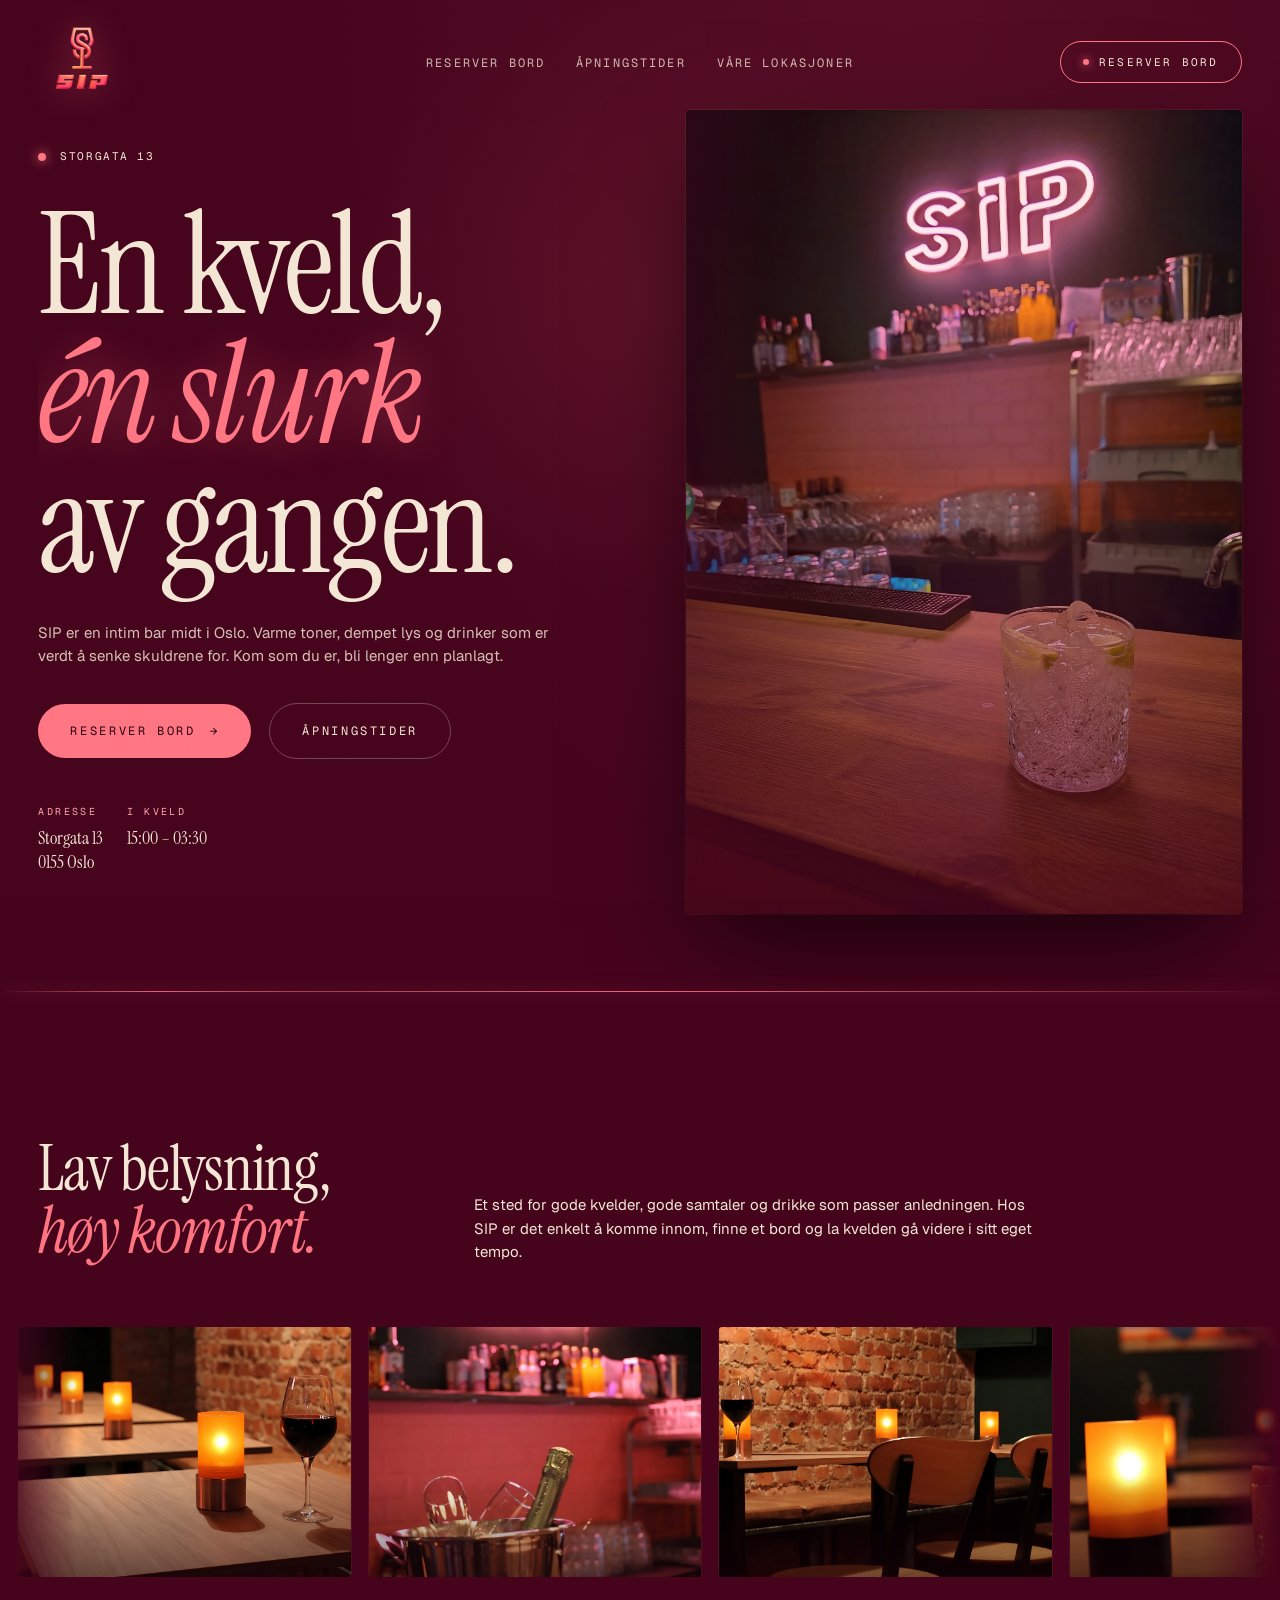
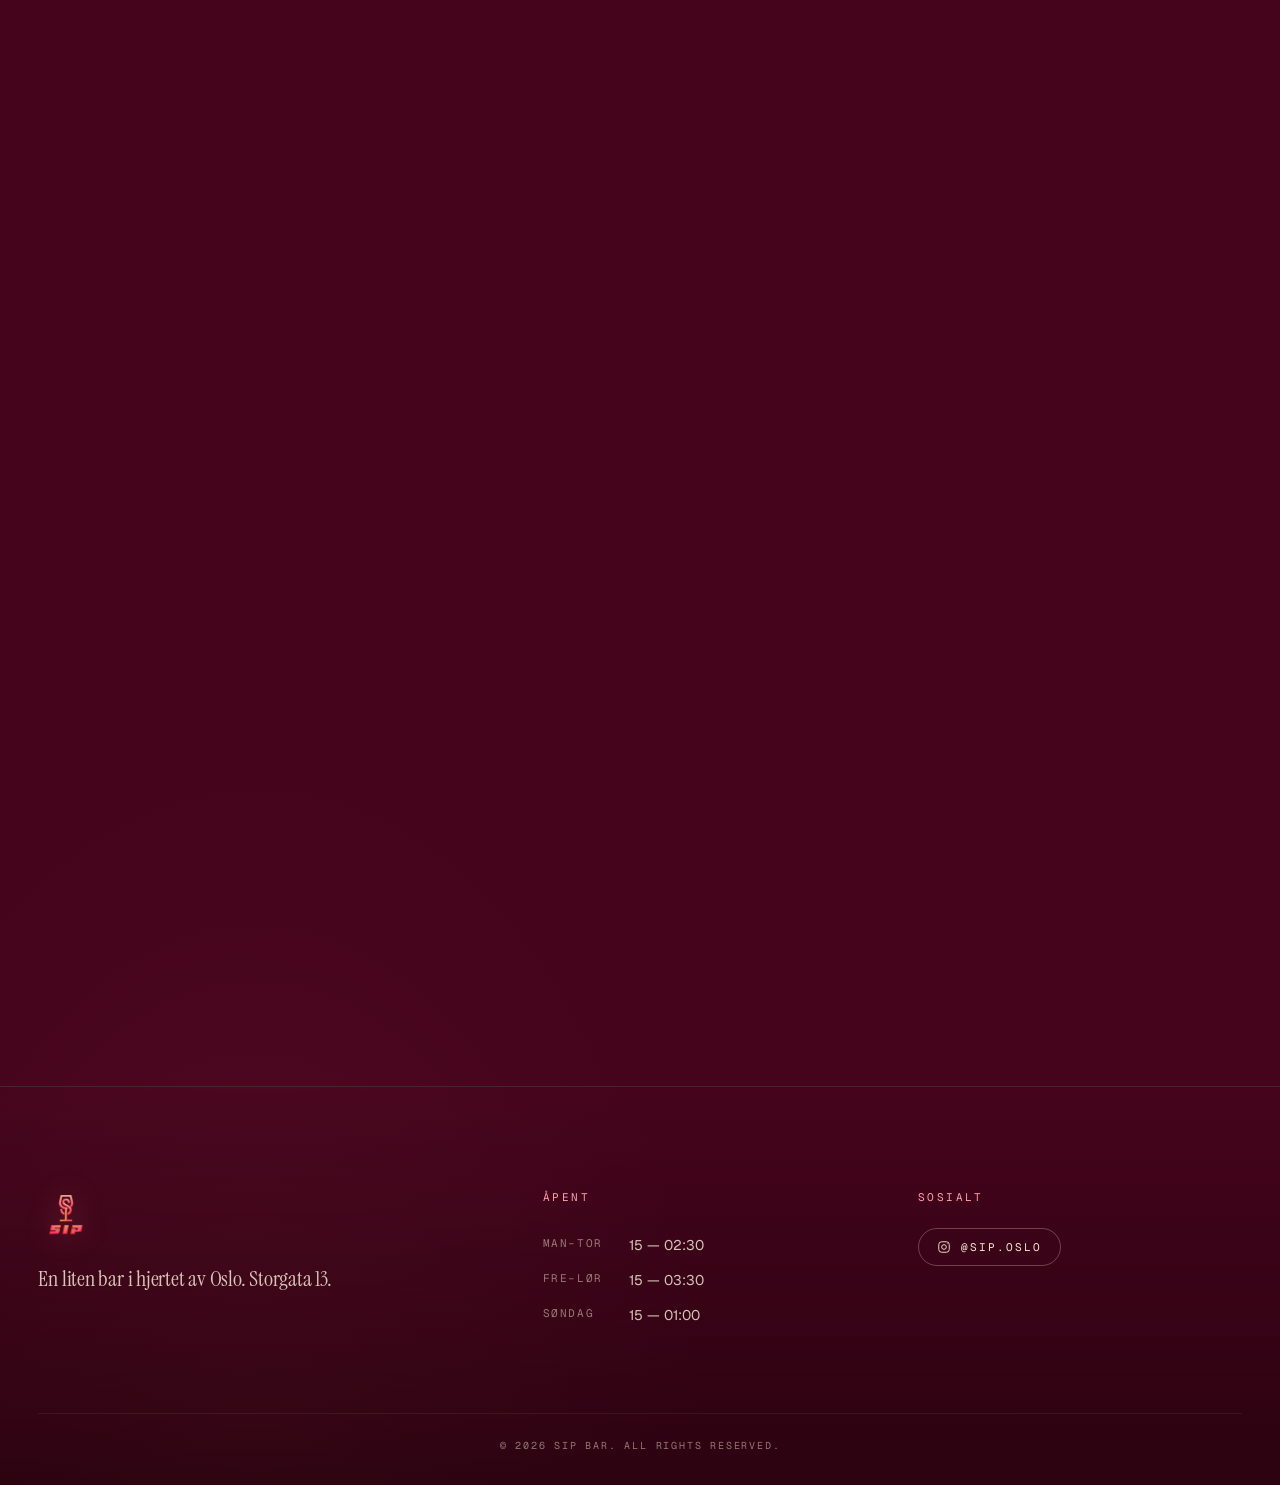
<file: index.html>
<!doctype html>
<html lang="nb">
<head>
<meta charset="utf-8">
<meta name="viewport" content="width=device-width, initial-scale=1, viewport-fit=cover">
<title>SIP Bar | Bar i Oslo sentrum</title>
<meta name="description" content="SIP Bar er en bar i Oslo sentrum. Kvelden starter her. Se åpningstider, finn veien til oss eller send oss en melding for bordreservasjon.">
<link rel="canonical" href="https://sipbar.no/">
<meta property="og:type" content="website">
<meta property="og:site_name" content="SIP Bar">
<meta property="og:title" content="SIP Bar | Kvelden starter her">
<meta property="og:description" content="En bar i Oslo sentrum. Drikke, musikk og stemning for kvelden.">
<meta property="og:url" content="https://sipbar.no/">
<meta property="og:image" content="https://sipbar.no/assets/sip-logo.png">
<meta name="twitter:card" content="summary">
<meta name="twitter:title" content="SIP Bar | Kvelden starter her">
<meta name="twitter:description" content="En bar i Oslo sentrum. Drikke, musikk og stemning for kvelden.">
<meta name="twitter:image" content="https://sipbar.no/assets/sip-logo.png">
<link rel="preconnect" href="https://fonts.googleapis.com">
<link rel="preconnect" href="https://fonts.gstatic.com" crossorigin>
<link href="https://fonts.googleapis.com/css2?family=Instrument+Serif:ital@0;1&family=Geist:wght@300;400;500;600&family=Geist+Mono:wght@400;500&display=swap" rel="stylesheet">
<link rel="stylesheet" href="styles.css">
<link rel="icon" type="image/png" href="assets/sip-logo.png">
<style>
/* ====================== HERO ====================== */
.hero {
  position: relative;
  min-height: 100vh;
  min-height: 100svh;
  padding-top: clamp(110px, 12vh, 160px);
  padding-bottom: clamp(48px, 6vw, 96px);
  overflow: hidden;
  isolation: isolate;
}

.hero-grid {
  position: relative;
  display: grid;
  grid-template-columns: 1.05fr 1fr;
  gap: clamp(32px, 5vw, 80px);
  align-items: stretch;
  max-width: 1680px;
  margin: 0 auto;
  padding: 0 var(--edge);
}

.hero-copy {
  display: flex;
  flex-direction: column;
  justify-content: center;
  padding: clamp(12px, 3vw, 40px) 0;
  position: relative;
  z-index: 2;
}

.hero-meta {
  display: flex;
  align-items: center;
  justify-content: space-between;
  margin-bottom: clamp(24px, 4vh, 48px);
  flex-wrap: wrap;
  gap: 18px;
}
.hero-meta-left { display: flex; align-items: center; gap: 14px; }
.hero-meta .status-dot {
  width: 8px; height: 8px; border-radius: 50%;
  background: var(--sip-neon);
  box-shadow: 0 0 12px var(--sip-neon);
  animation: pulse 2.4s ease-in-out infinite;
}
.hero-meta-right {
  font-family: var(--font-mono);
  font-size: 11px;
  letter-spacing: 0.2em;
  text-transform: uppercase;
  opacity: 0.6;
}

.hero-title {
  font-family: var(--font-display);
  font-weight: 400;
  letter-spacing: -0.025em;
  line-height: 0.92;
  font-size: clamp(64px, 11vw, 200px);
  margin: 0;
}
.hero-title .it {
  font-style: italic;
  color: var(--sip-neon);
  text-shadow: 0 0 40px rgba(255, 116, 129, 0.35);
}
.hero-title .row {
  display: block;
  overflow: hidden;
  padding-bottom: 0.12em;
  margin-bottom: -0.12em;
}
.hero-title .inner {
  display: inline-block;
  transform: translateY(110%);
  opacity: 0;
  animation: heroRise 1.1s cubic-bezier(.2,.8,.2,1) forwards;
}
.hero-title .row:nth-child(1) .inner { animation-delay: 0.15s; }
.hero-title .row:nth-child(2) .inner { animation-delay: 0.3s; }
.hero-title .row:nth-child(3) .inner { animation-delay: 0.45s; }

@keyframes heroRise {
  to { transform: translateY(0); opacity: 1; }
}

.hero-lede {
  max-width: 520px;
  margin-top: clamp(24px, 3.5vh, 40px);
  font-size: clamp(15px, 1.1vw, 18px);
  line-height: 1.55;
  opacity: 0;
  animation: fadeUp 1s 0.9s ease-out forwards;
  color: rgba(244, 230, 212, 0.82);
}
@keyframes fadeUp {
  from { opacity: 0; transform: translateY(16px); }
  to   { opacity: 1; transform: translateY(0); }
}

.hero-cta-row {
  display: flex;
  align-items: center;
  gap: 18px;
  margin-top: clamp(28px, 4vh, 48px);
  flex-wrap: wrap;
  opacity: 0;
  animation: fadeUp 1s 1.05s ease-out forwards;
}

.hero-foot {
  display: flex;
  align-items: flex-start;
  justify-content: flex-start;
  margin-top: auto;
  padding-top: clamp(32px, 5vh, 64px);
  gap: 24px;
  flex-wrap: wrap;
  opacity: 0;
  animation: fadeUp 1s 1.2s ease-out forwards;
}
.hero-foot-item {
  max-width: 200px;
}
.hero-foot-item .label {
  font-family: var(--font-mono);
  font-size: 10px;
  letter-spacing: 0.24em;
  text-transform: uppercase;
  color: var(--sip-neon-soft);
  margin-bottom: 8px;
  display: block;
}
.hero-foot-item .val {
  font-family: var(--font-display);
  font-size: clamp(18px, 1.4vw, 22px);
  line-height: 1.3;
}

/* Hero photo */
.hero-photo-wrap {
  position: relative;
  z-index: 1;
  display: flex;
  align-items: stretch;
  min-height: 520px;
}
.hero-photo {
  position: relative;
  flex: 1;
  border-radius: 4px;
  overflow: hidden;
  opacity: 0;
  transform: scale(1.04);
  animation: heroPhoto 1.6s 0.3s cubic-bezier(.2,.7,.2,1) forwards;
  box-shadow:
    0 40px 100px -20px rgba(0,0,0,0.7),
    0 0 0 1px rgba(244,230,212,0.06);
}
@keyframes heroPhoto {
  to { opacity: 1; transform: scale(1); }
}
.hero-photo img {
  width: 100%; height: 100%; object-fit: cover;
  object-position: center 35%;
  transition: transform 8s ease-out;
}
.hero-photo::after {
  content: "";
  position: absolute; inset: 0;
  pointer-events: none;
  background:
    radial-gradient(ellipse at 60% 30%, rgba(255, 116, 129, 0.22), transparent 55%),
    linear-gradient(180deg, rgba(69, 4, 28, 0) 40%, rgba(69, 4, 28, 0.5) 75%, rgba(69, 4, 28, 0.85) 100%),
    linear-gradient(90deg, rgba(69, 4, 28, 0.55), rgba(69, 4, 28, 0) 30%);
}

/* Hero photo caption */
.hero-photo-cap {
  position: absolute;
  left: 28px; bottom: 24px;
  display: flex;
  align-items: center;
  gap: 12px;
  font-family: var(--font-mono);
  font-size: 10px;
  letter-spacing: 0.24em;
  text-transform: uppercase;
  color: var(--sip-cream);
  opacity: 0.85;
  z-index: 2;
}
.hero-photo-cap .bar {
  width: 28px; height: 1px; background: var(--sip-neon);
}

/* Decorative neon line replacing ticker */
.neon-divider {
  position: relative;
  height: 1px;
  margin: 0;
  overflow: visible;
  background: linear-gradient(90deg,
    transparent 0%,
    rgba(255, 116, 129, 0.35) 15%,
    rgba(255, 116, 129, 0.9) 50%,
    rgba(255, 116, 129, 0.35) 85%,
    transparent 100%);
  box-shadow: 0 0 16px rgba(255, 116, 129, 0.55), 0 0 40px rgba(255, 116, 129, 0.2);
  animation: neonLinePulse 4s ease-in-out infinite;
}
.neon-divider::after {
  content: "";
  position: absolute;
  top: 0; bottom: 0;
  width: 25%;
  background: linear-gradient(90deg, transparent, rgba(255, 116, 129, 0.8), transparent);
  animation: neonSlide 5s ease-in-out infinite;
}
@keyframes neonLinePulse {
  0%, 100% { opacity: 1; box-shadow: 0 0 16px rgba(255, 116, 129, 0.55), 0 0 40px rgba(255, 116, 129, 0.2); }
  50%       { opacity: 0.75; box-shadow: 0 0 8px rgba(255, 116, 129, 0.35), 0 0 24px rgba(255, 116, 129, 0.1); }
}
@keyframes neonSlide {
  0%   { left: -25%; }
  100% { left: 100%; }
}
.ticker span::after {
  content: "✦";
  font-style: normal;
  color: var(--sip-neon);
  font-size: 0.7em;
}
@keyframes tick {
  from { transform: translateX(0); }
  to   { transform: translateX(-50%); }
}

/* ====================== ATMOSPHERE (EDITORIAL GRID) ====================== */
.atmosphere {
  padding: clamp(80px, 10vw, 160px) 0 clamp(60px, 8vw, 120px);
}

.section-head {
  max-width: 1680px;
  margin: 0 auto clamp(40px, 5vw, 80px);
  padding: 0 var(--edge);
  display: grid;
  grid-template-columns: 1fr 2fr;
  gap: clamp(24px, 4vw, 80px);
  align-items: end;
}
.section-head h2 {
  font-family: var(--font-display);
  font-size: clamp(40px, 5vw, 72px);
  line-height: 0.98;
  letter-spacing: -0.02em;
  font-weight: 400;
}
.section-head h2 em {
  font-style: italic;
  color: var(--sip-neon);
}
.section-head p {
  font-size: clamp(15px, 1vw, 17px);
  line-height: 1.55;
  opacity: 0.78;
  max-width: 560px;
}
.section-head .num {
  font-family: var(--font-mono);
  font-size: 11px;
  letter-spacing: 0.22em;
  text-transform: uppercase;
  color: var(--sip-neon-soft);
  display: block;
  margin-bottom: 18px;
}

/* Image marquee — continuous horizontal carousel */
.mood-marquee {
  max-width: 100%;
  overflow: hidden;
  padding: 0;
  position: relative;
  -webkit-mask-image: linear-gradient(90deg, transparent, #000 6%, #000 94%, transparent);
          mask-image: linear-gradient(90deg, transparent, #000 6%, #000 94%, transparent);
}
.mood-marquee-track {
  display: flex;
  gap: clamp(14px, 1.4vw, 24px);
  width: max-content;
  animation: moodTick 50s linear infinite;
  padding-left: clamp(14px, 1.4vw, 24px);
}
.mood-marquee:hover .mood-marquee-track { animation-play-state: paused; }
.mood-slide {
  flex: 0 0 auto;
  width: clamp(280px, 26vw, 420px);
  height: clamp(210px, 19.5vw, 315px); /* 4:3 ratio, uniform */
  border-radius: 3px;
  overflow: hidden;
  box-shadow: 0 0 0 1px rgba(244, 230, 212, 0.05);
  position: relative;
}
.mood-slide img {
  width: 100%;
  height: 100%;
  object-fit: cover;
  display: block;
}
.mood-slide::after {
  content: "";
  position: absolute; inset: 0;
  pointer-events: none;
  background: linear-gradient(180deg, transparent 60%, rgba(26, 1, 8, 0.55));
}
@keyframes moodTick {
  from { transform: translateX(0); }
  to   { transform: translateX(-50%); }
}
@media (max-width: 720px) {
  .mood-marquee { display: none; }
  .atmosphere { padding-bottom: 0; }
  .atmosphere .section-head { margin-bottom: 0; }
  .philo { padding-top: 48px; }
}

/* Asymmetric photo grid (legacy — still used if .mood-grid is present) */
.mood-grid {
  max-width: 1680px;
  margin: 0 auto;
  padding: 0 var(--edge);
  display: grid;
  grid-template-columns: repeat(12, 1fr);
  grid-auto-rows: clamp(70px, 8vw, 120px);
  gap: clamp(12px, 1.4vw, 24px);
}
.mood {
  position: relative;
  overflow: hidden;
  border-radius: 3px;
  box-shadow: 0 0 0 1px rgba(244, 230, 212, 0.05);
}
.mood img {
  width: 100%; height: 100%;
  object-fit: cover;
  transition: transform 1.4s cubic-bezier(.2,.7,.2,1), filter 0.8s ease;
}
.mood:hover img {
  transform: scale(1.06);
  filter: brightness(1.05);
}
.mood::after {
  content: "";
  position: absolute; inset: 0;
  pointer-events: none;
  background: linear-gradient(180deg, transparent 55%, rgba(26, 1, 8, 0.7));
  opacity: 0.8;
  transition: opacity 0.5s ease;
}
.mood:hover::after { opacity: 0.4; }
.mood .cap {
  position: absolute;
  left: 16px; bottom: 14px;
  font-family: var(--font-mono);
  font-size: 10px;
  letter-spacing: 0.22em;
  text-transform: uppercase;
  color: var(--sip-cream);
  z-index: 2;
  display: flex; align-items: center; gap: 8px;
}
.mood .cap::before {
  content: ""; width: 16px; height: 1px; background: var(--sip-neon);
}

/* Grid positions */
.mood.m1 { grid-column: span 5; grid-row: span 5; }
.mood.m2 { grid-column: span 4; grid-row: span 3; }
.mood.m3 { grid-column: span 3; grid-row: span 5; }
.mood.m4 { grid-column: span 4; grid-row: span 2; }
.mood.m5 { grid-column: span 4; grid-row: span 3; }
.mood.m6 { grid-column: span 5; grid-row: span 3; }

/* ====================== PHILOSOPHY / SPLIT ====================== */
.philo {
  padding: clamp(80px, 10vw, 160px) 0;
  position: relative;
}

.philo-inner {
  max-width: 1680px;
  margin: 0 auto;
  padding: 0 var(--edge);
  display: grid;
  grid-template-columns: 1fr 1fr;
  gap: clamp(40px, 6vw, 120px);
  align-items: center;
}

.philo-photo {
  position: relative;
  aspect-ratio: 3/4;
  overflow: hidden;
  border-radius: 3px;
  box-shadow: 0 30px 80px -30px rgba(0,0,0,0.6), 0 0 0 1px rgba(244,230,212,0.05);
}
.philo-photo img { width: 100%; height: 100%; object-fit: cover; }
.philo-photo::after {
  content: ""; position: absolute; inset: 0;
  background: linear-gradient(160deg, rgba(69, 4, 28, 0) 50%, rgba(69, 4, 28, 0.55));
}
.philo-photo .frame-marker {
  position: absolute;
  right: 20px; top: 20px;
  font-family: var(--font-mono);
  font-size: 10px;
  letter-spacing: 0.24em;
  text-transform: uppercase;
  color: var(--sip-cream);
  display: flex; align-items: center; gap: 10px;
  z-index: 2;
}
.philo-photo .frame-marker::before {
  content: ""; width: 6px; height: 6px; border-radius: 50%;
  background: var(--sip-neon); box-shadow: 0 0 8px var(--sip-neon);
}

.philo-copy h2 {
  font-family: var(--font-display);
  font-size: clamp(40px, 5vw, 80px);
  line-height: 1.0;
  letter-spacing: -0.02em;
  font-weight: 400;
  margin: 18px 0 28px;
}
.philo-copy h2 em { font-style: italic; color: var(--sip-neon); }

.philo-copy p {
  font-size: clamp(15px, 1.05vw, 18px);
  line-height: 1.65;
  opacity: 0.82;
  max-width: 540px;
}
.philo-copy p + p { margin-top: 16px; }

.pillar-list {
  list-style: none;
  margin-top: 48px;
  display: grid;
  grid-template-columns: 1fr 1fr;
  gap: 0;
}
.pillar-list li {
  padding: 22px 0;
  border-top: 1px solid var(--sip-hairline);
  display: flex;
  flex-direction: column;
  gap: 6px;
}
.pillar-list li:nth-child(2n) { padding-left: 24px; }
.pillar-list li:last-child,
.pillar-list li:nth-last-child(2) {
  border-bottom: 1px solid var(--sip-hairline);
}
.pillar-list .n {
  font-family: var(--font-mono);
  font-size: 10px;
  letter-spacing: 0.2em;
  color: var(--sip-neon-soft);
}
.pillar-list .t {
  font-family: var(--font-display);
  font-size: clamp(22px, 1.8vw, 28px);
  line-height: 1.1;
}
.pillar-list .d {
  font-size: 13px;
  opacity: 0.65;
  line-height: 1.5;
  margin-top: 4px;
}


/* ====================== CLOSING CTA ====================== */
.closer {
  padding: clamp(100px, 14vw, 200px) var(--edge);
  text-align: center;
  position: relative;
  overflow: hidden;
  isolation: isolate;
}
.closer::before {
  content: "";
  position: absolute; inset: 0;
  background: radial-gradient(ellipse 50% 50% at 50% 50%, rgba(255, 116, 129, 0.15), transparent 70%);
  z-index: -1;
}
.closer h2 {
  font-family: var(--font-display);
  font-size: clamp(56px, 10vw, 180px);
  line-height: 0.9;
  letter-spacing: -0.03em;
  font-weight: 400;
}
.closer h2 em { font-style: italic; color: var(--sip-neon); text-shadow: 0 0 60px rgba(255, 116, 129, 0.4); }
.closer p {
  max-width: 540px;
  margin: 28px auto 48px;
  font-size: clamp(15px, 1.1vw, 18px);
  opacity: 0.82;
  line-height: 1.55;
}

/* ====================== RESPONSIVE ====================== */
@media (max-width: 1100px) {
  .hero-grid { grid-template-columns: 1fr; }
  .hero-photo-wrap { min-height: 420px; order: -1; }
  .philo-inner { grid-template-columns: 1fr; gap: 48px; }
  .philo-photo { aspect-ratio: 16/11; max-height: 420px; }
  .hours-inner { grid-template-columns: 1fr; }
  .neon-card { aspect-ratio: 16/10; }
  .section-head { grid-template-columns: 1fr; }
  .mood-grid {
    grid-template-columns: repeat(6, 1fr);
    grid-auto-rows: clamp(80px, 12vw, 140px);
  }
  .mood.m1 { grid-column: span 6; grid-row: span 4; }
  .mood.m2 { grid-column: span 3; grid-row: span 3; }
  .mood.m3 { grid-column: span 3; grid-row: span 3; }
  .mood.m4 { grid-column: span 3; grid-row: span 2; }
  .mood.m5 { grid-column: span 3; grid-row: span 2; }
  .mood.m6 { grid-column: span 6; grid-row: span 3; }
}

@media (max-width: 640px) {
  .hero { padding-top: 100px; }
  .hero-title { font-size: clamp(56px, 16vw, 96px); }
  .hero-photo-wrap { min-height: 320px; }
  .pillar-list { grid-template-columns: 1fr; }
  .pillar-list li:nth-child(2n) { padding-left: 0; }
  .pillar-list li { border-bottom: 0; }
  .pillar-list li:last-child { border-bottom: 1px solid var(--sip-hairline); }
  .mood-grid { grid-template-columns: repeat(2, 1fr); grid-auto-rows: 180px; gap: 10px; }
  .mood.m1, .mood.m6 { grid-column: span 2; grid-row: span 2; }
  .mood.m2, .mood.m3, .mood.m4, .mood.m5 { grid-column: span 1; grid-row: span 1; }
  .hours-row .day { font-size: 22px; }
}
@media (max-width: 960px) {
  .hero { padding-top: 32px; }
}
</style>
</head>
<body data-spotlight-root>

<!-- ============ NAV ============ -->
<header class="nav">
  <a href="/" class="nav-logo" aria-label="SIP Bar">
    <img src="assets/sip-logo.png" alt="SIP">
  </a>
  <nav>
    <ul class="nav-links">
      <li><a href="/reserver-bord">Reserver Bord</a></li>
      <li><a href="/apningstider">Åpningstider</a></li>
      <li><a href="/vare-lokasjoner">Våre Lokasjoner</a></li>
    </ul>
  </nav>
  <a href="/reserver-bord" class="nav-cta">
    <span class="dot"></span>
    Reserver Bord
  </a>
  <button class="nav-mobile-toggle" aria-label="Meny">
    <span></span><span></span><span></span>
  </button>
</header>

<aside class="nav-mobile-panel">
  <a href="/reserver-bord">Reserver Bord</a>
  <a href="/apningstider">Åpningstider</a>
  <a href="/vare-lokasjoner">Våre Lokasjoner</a>
</aside>

<!-- ============ HERO ============ -->
<section class="hero">
  <!-- Cursor spotlight -->
  <div data-spotlight aria-hidden="true" style="position:absolute; inset:0; z-index:0; pointer-events:none;
        background: radial-gradient(circle 500px at var(--mx, 50%) var(--my, 30%), rgba(255, 116, 129, 0.08), transparent 60%);"></div>

  <div class="hero-grid">
    <div class="hero-copy">
      <div class="hero-meta">
        <div class="hero-meta-left">
          <span class="status-dot"></span>
          <span class="mono-small">Storgata 13</span>
        </div>
        <div class="hero-meta-right">
</div>
      </div>

      <h1 class="hero-title">
        <span class="row"><span class="inner">En kveld,</span></span>
        <span class="row"><span class="inner"><span class="it">én slurk</span></span></span>
        <span class="row"><span class="inner">av gangen.</span></span>
      </h1>

      <p class="hero-lede">
        SIP er en intim bar midt i Oslo. Varme toner, dempet lys
        og drinker som er verdt å senke skuldrene for. Kom som du er, bli lenger enn planlagt.
      </p>

      <div class="hero-cta-row">
        <a href="/reserver-bord" class="btn btn--primary">
          Reserver Bord
          <span class="arrow">→</span>
        </a>
        <a href="/apningstider" class="btn btn--ghost">
          Åpningstider
        </a>
      </div>

      <div class="hero-foot">
        <div class="hero-foot-item">
          <span class="label">Adresse</span>
          <span class="val">Storgata 13<br>0155 Oslo</span>
        </div>
        <div class="hero-foot-item">
          <span class="label">I kveld</span>
          <span class="val" data-tonight-hours>15:00 – 02:30</span>
        </div>
      </div>
    </div>

    <div class="hero-photo-wrap">
      <div class="hero-photo">
        <img src="assets/bar-counter-neon.jpeg" alt="Bar-disken på SIP med neonskilt og en drink" data-parallax="0.05">
      </div>
    </div>
  </div>
</section>

<!-- ============ NEON DIVIDER ============ -->
<div class="neon-divider" aria-hidden="true"></div>

<!-- ============ ATMOSPHERE ============ -->
<section class="atmosphere">
  <div class="section-head">
    <div class="reveal">
      <span class="num">
</span>
      <h2>Lav belysning,<br><em>høy komfort.</em></h2>
    </div>
    <p class="reveal delay-1">
      Et sted for gode kvelder, gode samtaler og drikke som passer anledningen. Hos SIP er det enkelt å komme innom, finne et bord og la kvelden gå videre i sitt eget tempo.
    </p>
  </div>

  <!-- Desktop / tablet: moving image carousel -->
  <div class="mood-marquee" aria-hidden="true">
    <div class="mood-marquee-track">
      <div class="mood-slide"><img src="assets/candles-tables.jpeg" alt=""></div>
      <div class="mood-slide"><img src="assets/neon-champagne.jpeg" alt=""></div>
      <div class="mood-slide"><img src="assets/brick-wall-wine.jpeg" alt=""></div>
      <div class="mood-slide"><img src="assets/cocktail-art.jpeg" alt=""></div>
      <div class="mood-slide"><img src="assets/neon-bucket-floor.jpeg" alt=""></div>
      <div class="mood-slide"><img src="assets/room-wide.jpeg" alt=""></div>
      <!-- duplicate set for seamless loop -->
      <div class="mood-slide"><img src="assets/candles-tables.jpeg" alt=""></div>
      <div class="mood-slide"><img src="assets/neon-champagne.jpeg" alt=""></div>
      <div class="mood-slide"><img src="assets/brick-wall-wine.jpeg" alt=""></div>
      <div class="mood-slide"><img src="assets/cocktail-art.jpeg" alt=""></div>
      <div class="mood-slide"><img src="assets/neon-bucket-floor.jpeg" alt=""></div>
      <div class="mood-slide"><img src="assets/room-wide.jpeg" alt=""></div>
    </div>
  </div>

  <div class="mood-grid" style="display:none;">
    <div class="mood m1 reveal">
      <img src="assets/candles-tables.jpeg" alt="Bord med stearinlys og et glass rødvin">
    </div>
    <div class="mood m2 reveal delay-1">
      <img src="assets/neon-champagne.jpeg" alt="Champagne-bøtte under SIP-neonskiltet">
    </div>
    <div class="mood m3 reveal delay-2">
      <img src="assets/brick-wall-wine.jpeg" alt="Stoler ved en vegg av eksponert mur">
    </div>
    <div class="mood m4 reveal delay-1">
      <img src="assets/cocktail-art.jpeg" alt="Cocktail ved stearinlys">
    </div>
    <div class="mood m5 reveal delay-2">
      <img src="assets/neon-bucket-floor.jpeg" alt="SIP neon og rutete gulv">
    </div>
    <div class="mood m6 reveal delay-3">
      <img src="assets/room-wide.jpeg" alt="Oversikt over baren">
    </div>
  </div>
</section>

<!-- ============ PHILOSOPHY ============ -->
<section class="philo">
  <div class="philo-inner">
    <div class="philo-photo reveal">
      <img src="assets/brick-wall-wine.jpeg" alt="Rødvin foran murvegg">
    </div>
    <div class="philo-copy reveal delay-1">
      <h2>Ingen dresscode.<br><em>Bare god smak.</em></h2>
      <p style="color: rgb(255, 255, 255); opacity: 1;">
        SIP er en bar for gode samtaler, hyggelige kvelder og drikke som passer stemningen.
      </p>
      <p style="color: rgb(255, 255, 255); opacity: 1;">
        Her kan du stikke innom for et glass etter jobb, møte venner rundt bordet, eller la kvelden vare litt lenger under det rosa lyset fra neon-skiltet.
      </p>

      <ul class="pillar-list">
        <li><span class="t">Varm</span><span class="d">Myk belysning. Plass til å puste.</span></li>
        <li><span class="t">Uformell</span><span class="d">Kom som du er. Bli så lenge du vil.</span></li>
        <li><span class="t">Godt utvalg</span><span class="d">Gode smaker og noe for de fleste.</span></li>
        <li><span class="t">Lokalt</span><span class="d">Av Oslo, for Oslo. Storgata 13.</span></li>
      </ul>
    </div>
  </div>
</section>


<!-- ============ FOOTER ============ -->
<footer class="footer">
  <div class="footer-inner">
    <div class="footer-brand">
      <img src="assets/sip-logo.png" alt="SIP">
      <p>En liten bar i hjertet av Oslo. Storgata 13.</p>
    </div>
    <div class="footer-col">
      <h4>Åpent</h4>
      <ul>
        <li><span>Man–Tor</span><span>15 — 02:30</span></li>
        <li><span>Fre–Lør</span><span>15 — 03:30</span></li>
        <li><span>Søndag</span><span>15 — 01:00</span></li>
      </ul>
    </div>
    <div class="footer-col">
      <h4>Sosialt</h4>
      <a href="https://www.instagram.com/sip.oslo/" target="_blank" rel="noopener" class="footer-social">
        <svg viewBox="0 0 24 24" fill="none" stroke="currentColor" stroke-width="1.6">
          <rect x="3" y="3" width="18" height="18" rx="5"/>
          <circle cx="12" cy="12" r="4"/>
          <circle cx="17.5" cy="6.5" r="0.8" fill="currentColor" stroke="none"/>
        </svg>
        @sip.oslo
      </a>
    </div>
  </div>
  <div class="footer-bottom">
    <span>© <span data-year>2026</span> SIP Bar. All rights reserved.</span>
  </div>
</footer>

<script src="shared.js"></script>
</body>
</html>
</file>
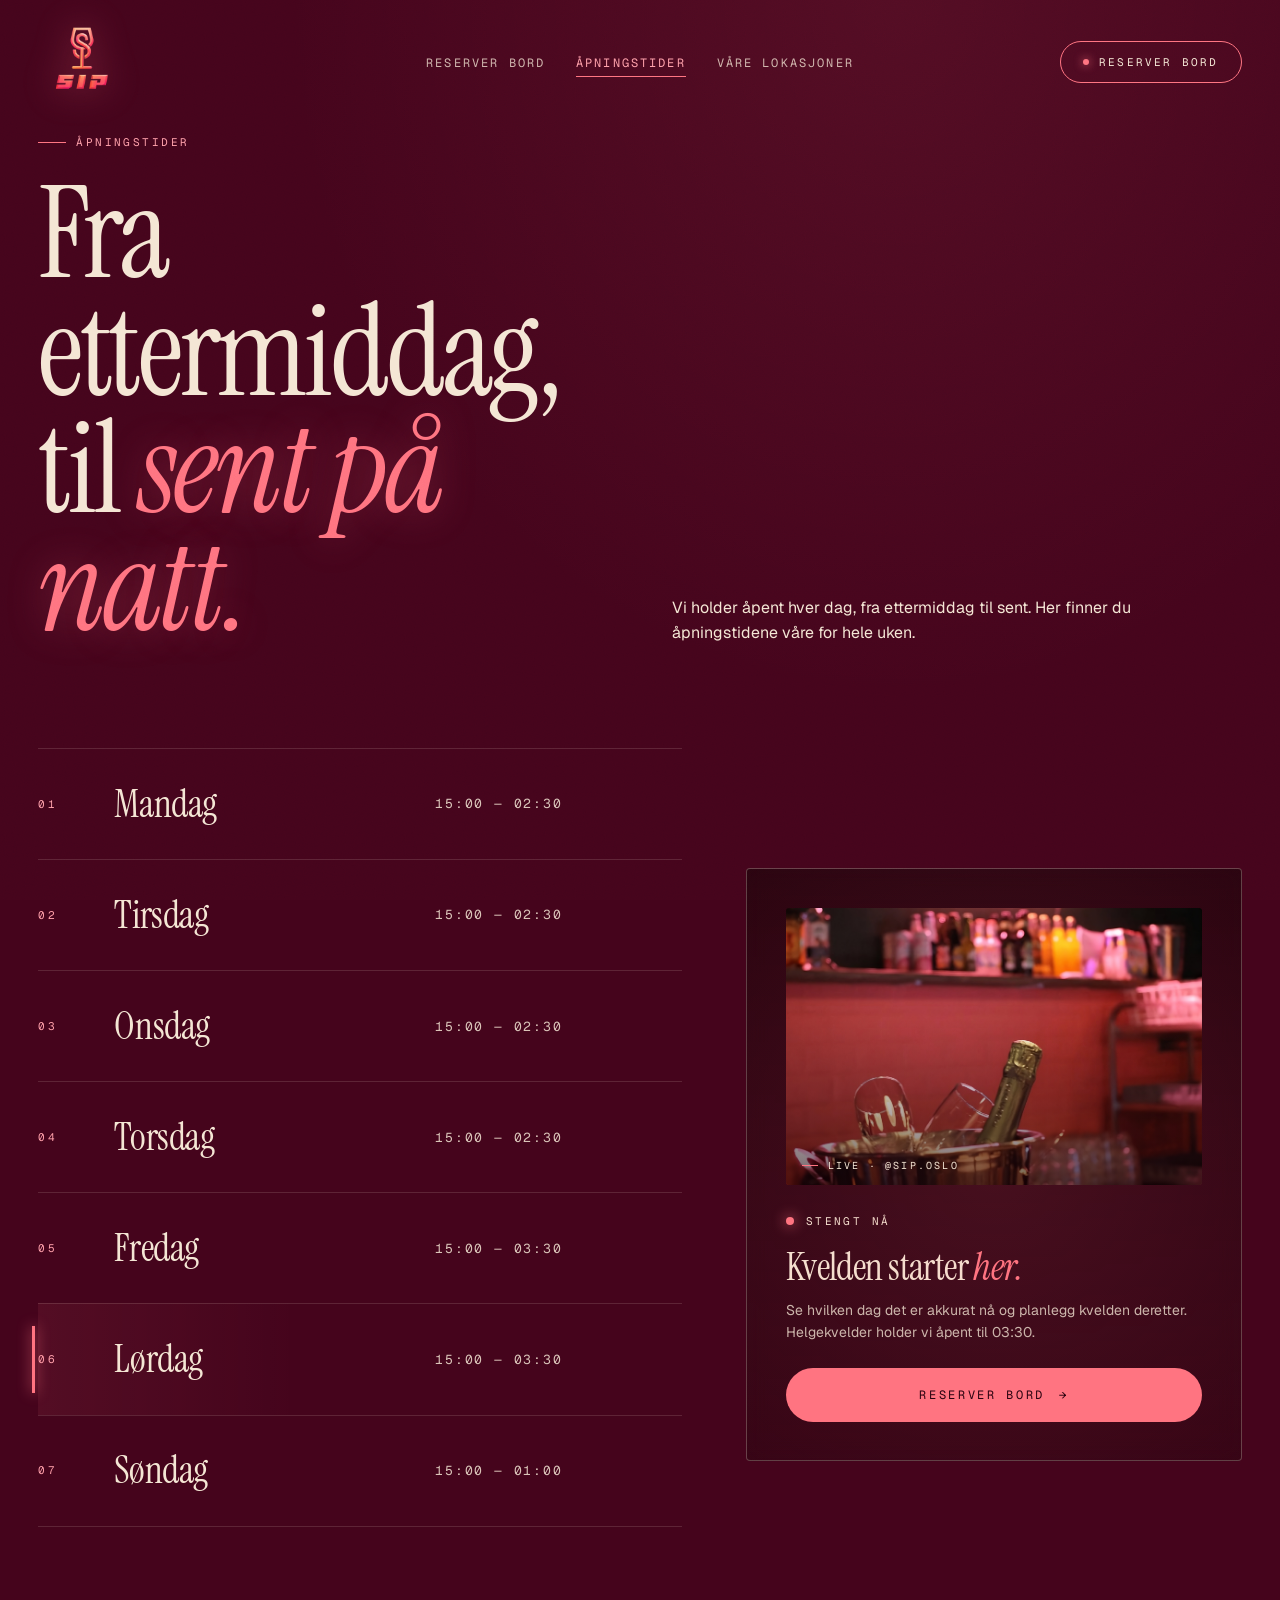
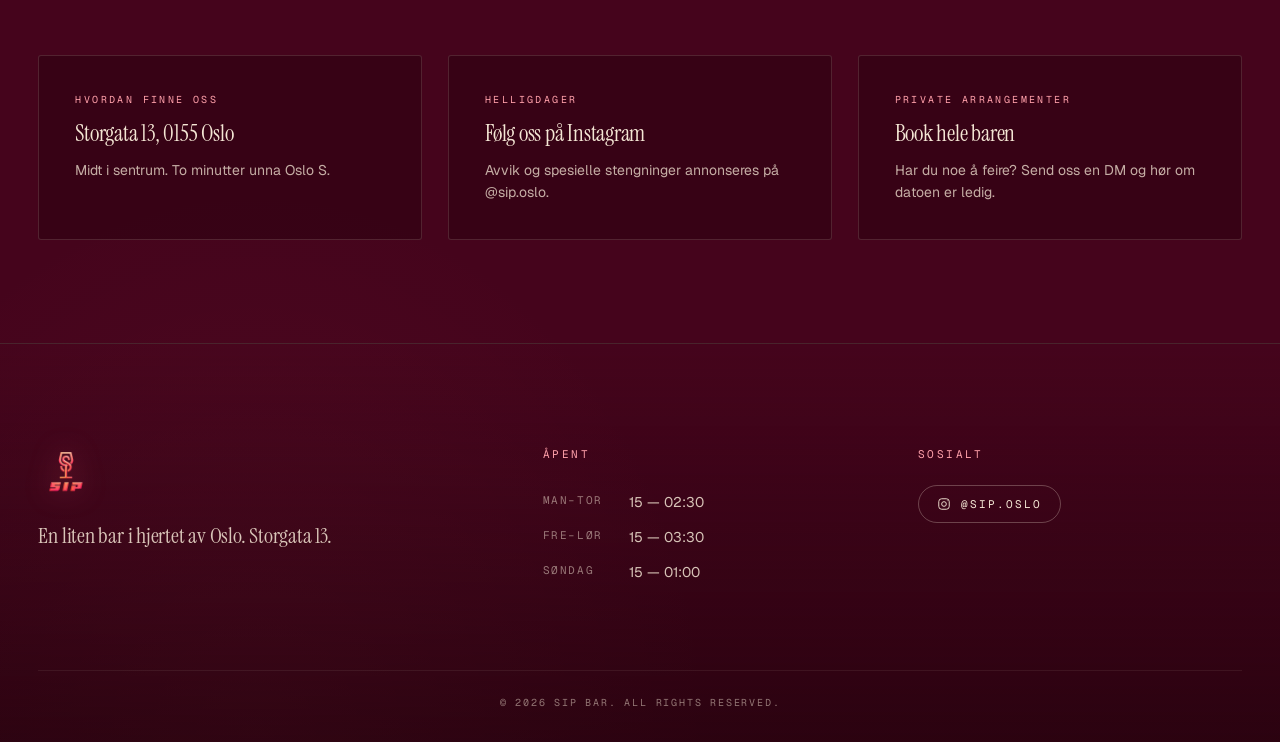
<file: aapningstider.html>
<!doctype html>
<html lang="nb">
<head>
<meta charset="utf-8">
<meta name="viewport" content="width=device-width, initial-scale=1, viewport-fit=cover">
<title>Åpningstider | SIP Bar</title>
<meta name="description" content="SIP Bar holder åpent hver dag fra kl. 15. Se åpningstider for hele uken her.">
<link rel="canonical" href="https://sipbar.no/apningstider">
<meta property="og:type" content="website">
<meta property="og:site_name" content="SIP Bar">
<meta property="og:title" content="Åpningstider | SIP Bar">
<meta property="og:description" content="SIP Bar holder åpent hver dag fra kl. 15. Se åpningstider for hele uken.">
<meta property="og:url" content="https://sipbar.no/apningstider">
<meta property="og:image" content="https://sipbar.no/assets/sip-logo.png">
<meta name="twitter:card" content="summary">
<meta name="twitter:title" content="Åpningstider | SIP Bar">
<meta name="twitter:description" content="SIP Bar holder åpent hver dag fra kl. 15. Se åpningstider for hele uken.">
<meta name="twitter:image" content="https://sipbar.no/assets/sip-logo.png">
<link rel="preconnect" href="https://fonts.googleapis.com">
<link rel="preconnect" href="https://fonts.gstatic.com" crossorigin>
<link href="https://fonts.googleapis.com/css2?family=Instrument+Serif:ital@0;1&family=Geist:wght@300;400;500;600&family=Geist+Mono:wght@400;500&display=swap" rel="stylesheet">
<link rel="stylesheet" href="styles.css">
<link rel="icon" type="image/png" href="assets/sip-logo.png">
<style>
.hrs-page {
  padding-top: clamp(120px, 14vh, 180px);
  padding-bottom: clamp(60px, 8vw, 120px);
  min-height: 100vh;
  min-height: 100svh;
}

.hrs-head {
  max-width: 1680px;
  margin: 0 auto clamp(60px, 8vw, 120px);
  padding: 0 var(--edge);
  display: grid;
  grid-template-columns: 1fr 1fr;
  gap: clamp(32px, 5vw, 80px);
  align-items: end;
}
.hrs-head h1 {
  font-family: var(--font-display);
  font-weight: 400;
  letter-spacing: -0.025em;
  line-height: 0.92;
  font-size: clamp(64px, 10vw, 180px);
  margin-top: 24px;
}
.hrs-head h1 em { font-style: italic; color: var(--sip-neon); text-shadow: 0 0 40px rgba(255, 116, 129, 0.3); }
.hrs-head p {
  font-size: clamp(16px, 1.1vw, 19px);
  line-height: 1.6;
  opacity: 0.82;
  max-width: 480px;
}

/* Main board */
.board {
  max-width: 1680px;
  margin: 0 auto;
  padding: 0 var(--edge);
  display: grid;
  grid-template-columns: 1.3fr 1fr;
  gap: clamp(40px, 5vw, 80px);
  align-items: start;
}

.board-left {
  position: relative;
}

.board-row {
  display: grid;
  grid-template-columns: 52px 1.2fr 1fr;
  gap: 24px;
  align-items: center;
  padding: clamp(22px, 2.8vw, 36px) 0;
  border-top: 1px solid var(--sip-hairline);
  transition: padding 0.4s ease, background 0.3s ease;
  position: relative;
}
.board-row:last-of-type { border-bottom: 1px solid var(--sip-hairline); }
.board-row:hover { padding-left: 16px; }
.board-row.is-today {
  background: linear-gradient(90deg, rgba(255, 116, 129, 0.08), transparent 40%);
}
.board-row.is-today::before {
  content: "";
  position: absolute;
  left: -6px; top: 50%; transform: translateY(-50%);
  width: 3px; height: 60%;
  background: var(--sip-neon);
  box-shadow: 0 0 14px var(--sip-neon);
}

.board-row .idx {
  font-family: var(--font-mono);
  font-size: 11px;
  letter-spacing: 0.2em;
  color: var(--sip-neon-soft);
}
.board-row .day {
  font-family: var(--font-display);
  font-size: clamp(28px, 3vw, 52px);
  line-height: 1;
  letter-spacing: -0.01em;
}
.board-row .time {
  font-family: var(--font-mono);
  font-size: clamp(13px, 1vw, 16px);
  letter-spacing: 0.14em;
  color: var(--sip-cream);
  opacity: 0.85;
}

/* Status card */
.status-card {
  position: sticky;
  top: 120px;
  border: 1px solid var(--sip-hairline-strong);
  border-radius: 4px;
  padding: clamp(28px, 3vw, 40px);
  background:
    linear-gradient(180deg, rgba(26, 1, 8, 0.7), rgba(26, 1, 8, 0.4));
  backdrop-filter: blur(10px);
  overflow: hidden;
  position: relative;
}
.status-card::before {
  content: "";
  position: absolute;
  inset: -50%;
  background: radial-gradient(circle, rgba(255, 116, 129, 0.12), transparent 60%);
  pointer-events: none;
  animation: breathe 6s ease-in-out infinite;
}

.status-photo {
  aspect-ratio: 3/2;
  border-radius: 3px;
  overflow: hidden;
  margin-bottom: 28px;
  position: relative;
}
.status-photo img { width: 100%; height: 100%; object-fit: cover; }
.status-photo::after {
  content: ""; position: absolute; inset: 0;
  background: linear-gradient(180deg, transparent 40%, rgba(26, 1, 8, 0.6));
}
.status-photo-cap {
  position: absolute;
  left: 16px; bottom: 12px;
  font-family: var(--font-mono);
  font-size: 10px;
  letter-spacing: 0.22em;
  text-transform: uppercase;
  color: var(--sip-cream);
  display: flex; align-items: center; gap: 10px;
  z-index: 2;
}
.status-photo-cap::before { content: ""; width: 16px; height: 1px; background: var(--sip-neon); }

.status-live {
  display: flex;
  align-items: center;
  gap: 12px;
  margin-bottom: 18px;
  font-family: var(--font-mono);
  font-size: 11px;
  letter-spacing: 0.22em;
  text-transform: uppercase;
}
.status-live .dot {
  width: 8px; height: 8px; border-radius: 50%;
  background: var(--sip-neon);
  box-shadow: 0 0 14px var(--sip-neon);
  animation: pulse 2.4s ease-in-out infinite;
}

.status-card h3 {
  font-family: var(--font-display);
  font-size: clamp(32px, 3vw, 48px);
  line-height: 1;
  letter-spacing: -0.015em;
  font-weight: 400;
  margin-bottom: 14px;
}
.status-card h3 em { font-style: italic; color: var(--sip-neon); }

.status-card p {
  font-size: 14px;
  line-height: 1.55;
  opacity: 0.78;
  margin-bottom: 24px;
}

.status-card .btn { width: 100%; justify-content: center; }

/* Ticker divider */
.hrs-extra {
  max-width: 1680px;
  margin: clamp(80px, 10vw, 140px) auto 0;
  padding: 0 var(--edge);
  display: grid;
  grid-template-columns: repeat(3, 1fr);
  gap: clamp(16px, 2vw, 28px);
}
.hrs-tile {
  border: 1px solid var(--sip-hairline);
  border-radius: 3px;
  padding: clamp(24px, 3vw, 36px);
  display: flex;
  flex-direction: column;
  gap: 14px;
  background: rgba(26, 1, 8, 0.3);
  transition: border-color 0.3s ease, transform 0.3s ease;
}
.hrs-tile:hover { border-color: var(--sip-neon); transform: translateY(-3px); }
.hrs-tile .n {
  font-family: var(--font-mono);
  font-size: 10px;
  letter-spacing: 0.24em;
  color: var(--sip-neon-soft);
  text-transform: uppercase;
}
.hrs-tile h4 {
  font-family: var(--font-display);
  font-size: clamp(22px, 1.8vw, 28px);
  font-weight: 400;
  line-height: 1.1;
  letter-spacing: -0.01em;
}
.hrs-tile p { font-size: 14px; opacity: 0.75; line-height: 1.55; }

@media (max-width: 1100px) {
  .hrs-head { grid-template-columns: 1fr; }
  .board { grid-template-columns: 1fr; }
  .status-card { position: static; }
  .board-row { grid-template-columns: 40px 1fr 1fr; }
  .hrs-extra { grid-template-columns: 1fr; }
}
@media (max-width: 640px) {
  .hrs-head h1 { font-size: clamp(52px, 14vw, 96px); }
  .board-row .day { font-size: 26px; }
  .board-row { grid-template-columns: 32px 1fr; gap: 14px; }
  .board-row .time { grid-column: 2; }
}
@media (max-width: 960px) {
  .hrs-page { padding-top: 32px; }
}
</style>
</head>
<body>

<header class="nav">
  <a href="/" class="nav-logo" aria-label="SIP Bar"><img src="assets/sip-logo.png" alt="SIP"></a>
  <nav>
    <ul class="nav-links">
      <li><a href="/reserver-bord">Reserver Bord</a></li>
      <li><a href="/apningstider" class="active">Åpningstider</a></li>
      <li><a href="/vare-lokasjoner">Våre Lokasjoner</a></li>
    </ul>
  </nav>
  <a href="/reserver-bord" class="nav-cta"><span class="dot"></span>Reserver Bord</a>
  <button class="nav-mobile-toggle" aria-label="Meny"><span></span><span></span><span></span></button>
</header>
<aside class="nav-mobile-panel">
  <a href="/reserver-bord">Reserver Bord</a>
  <a href="/apningstider" class="active">Åpningstider</a>
  <a href="/vare-lokasjoner">Våre Lokasjoner</a>
</aside>

<section class="hrs-page">
  <div class="hrs-head">
    <div class="reveal">
      <span class="eyebrow">Åpningstider</span>
      <h1>Fra ettermiddag,<br>til <em>sent på natt.</em></h1>
    </div>
    <p class="reveal delay-1">
      Vi holder åpent hver dag, fra ettermiddag til sent. Her finner du åpningstidene våre for hele uken.
    </p>
  </div>

  <div class="board">
    <div class="board-left">
      <div class="board-row reveal" data-day="Mon"><span class="idx">01</span><span class="day">Mandag</span><span class="time">15:00 — 02:30</span></div>
      <div class="board-row reveal delay-1" data-day="Tue"><span class="idx">02</span><span class="day">Tirsdag</span><span class="time">15:00 — 02:30</span></div>
      <div class="board-row reveal delay-1" data-day="Wed"><span class="idx">03</span><span class="day">Onsdag</span><span class="time">15:00 — 02:30</span></div>
      <div class="board-row reveal delay-2" data-day="Thu"><span class="idx">04</span><span class="day">Torsdag</span><span class="time">15:00 — 02:30</span></div>
      <div class="board-row reveal delay-2" data-day="Fri"><span class="idx">05</span><span class="day">Fredag</span><span class="time">15:00 — 03:30</span></div>
      <div class="board-row reveal delay-3" data-day="Sat"><span class="idx">06</span><span class="day">Lørdag</span><span class="time">15:00 — 03:30</span></div>
      <div class="board-row reveal delay-3" data-day="Sun"><span class="idx">07</span><span class="day">Søndag</span><span class="time">15:00 — 01:00</span></div>
    </div>

    <aside class="status-card reveal delay-2">
      <div class="status-photo">
        <img src="assets/neon-champagne.jpeg" alt="SIP neon">
        <span class="status-photo-cap">Live · @sip.oslo</span>
      </div>
      <div class="status-live">
        <span class="dot"></span>
        <span data-open-indicator>Åpent nå</span>
      </div>
      <h3>Kvelden starter <em>her.</em></h3>
      <p>Se hvilken dag det er akkurat nå og planlegg kvelden deretter. Helgekvelder holder vi åpent til 03:30.</p>
      <a href="/reserver-bord" class="btn btn--primary">Reserver bord <span class="arrow">→</span></a>
    </aside>
  </div>

  <div class="hrs-extra">
    <div class="hrs-tile reveal">
      <span class="n">Hvordan finne oss</span>
      <h4>Storgata 13, 0155 Oslo</h4>
      <p>Midt i sentrum. To minutter unna Oslo S.</p>
    </div>
    <div class="hrs-tile reveal delay-1">
      <span class="n">Helligdager</span>
      <h4>Følg oss på Instagram</h4>
      <p>Avvik og spesielle stengninger annonseres på @sip.oslo.</p>
    </div>
    <div class="hrs-tile reveal delay-2">
      <span class="n">Private arrangementer</span>
      <h4>Book hele baren</h4>
      <p>Har du noe å feire? Send oss en DM og hør om datoen er ledig.</p>
    </div>
  </div>
</section>

<footer class="footer">
  <div class="footer-inner">
    <div class="footer-brand">
      <img src="assets/sip-logo.png" alt="SIP">
      <p>En liten bar i hjertet av Oslo. Storgata 13.</p>
    </div>
    <div class="footer-col">
      <h4>Åpent</h4>
      <ul>
        <li><span>Man–Tor</span><span>15 — 02:30</span></li>
        <li><span>Fre–Lør</span><span>15 — 03:30</span></li>
        <li><span>Søndag</span><span>15 — 01:00</span></li>
      </ul>
    </div>
    <div class="footer-col">
      <h4>Sosialt</h4>
      <a href="https://www.instagram.com/sip.oslo/" target="_blank" rel="noopener" class="footer-social">
        <svg viewBox="0 0 24 24" fill="none" stroke="currentColor" stroke-width="1.6">
          <rect x="3" y="3" width="18" height="18" rx="5"/>
          <circle cx="12" cy="12" r="4"/>
          <circle cx="17.5" cy="6.5" r="0.8" fill="currentColor" stroke="none"/>
        </svg>
        @sip.oslo
      </a>
    </div>
  </div>
  <div class="footer-bottom">
    <span>© <span data-year>2026</span> SIP Bar. All rights reserved.</span>
  </div>
</footer>

<script src="shared.js"></script>
<script>
// Highlight today's row in Oslo time
(function () {
  const map = { 1: 'Mon', 2: 'Tue', 3: 'Wed', 4: 'Thu', 5: 'Fri', 6: 'Sat', 0: 'Sun' };
  const now = new Date();
  // Get weekday in Oslo
  const wd = new Intl.DateTimeFormat('en-US', { timeZone: 'Europe/Oslo', weekday: 'short' }).format(now);
  const row = document.querySelector(`.board-row[data-day="${wd}"]`);
  if (row) row.classList.add('is-today');
})();
</script>
</body>
</html>
</file>
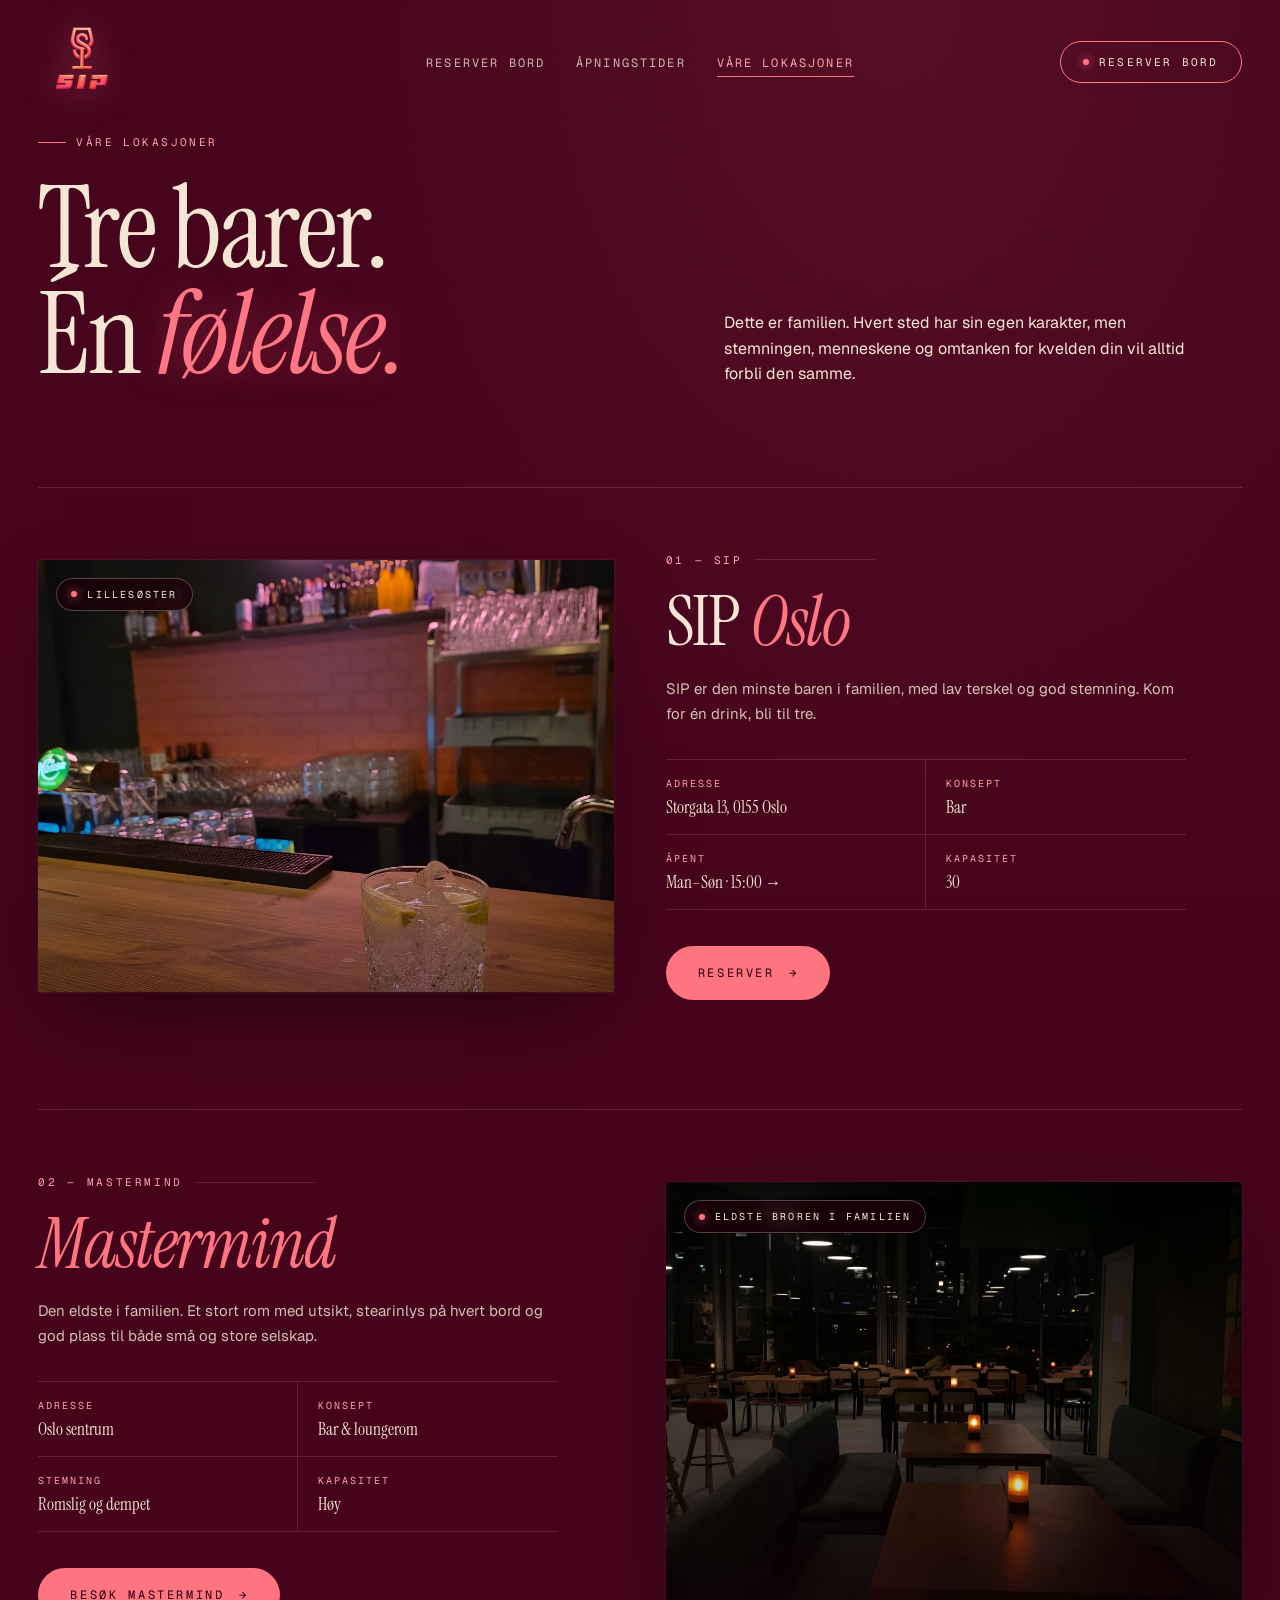
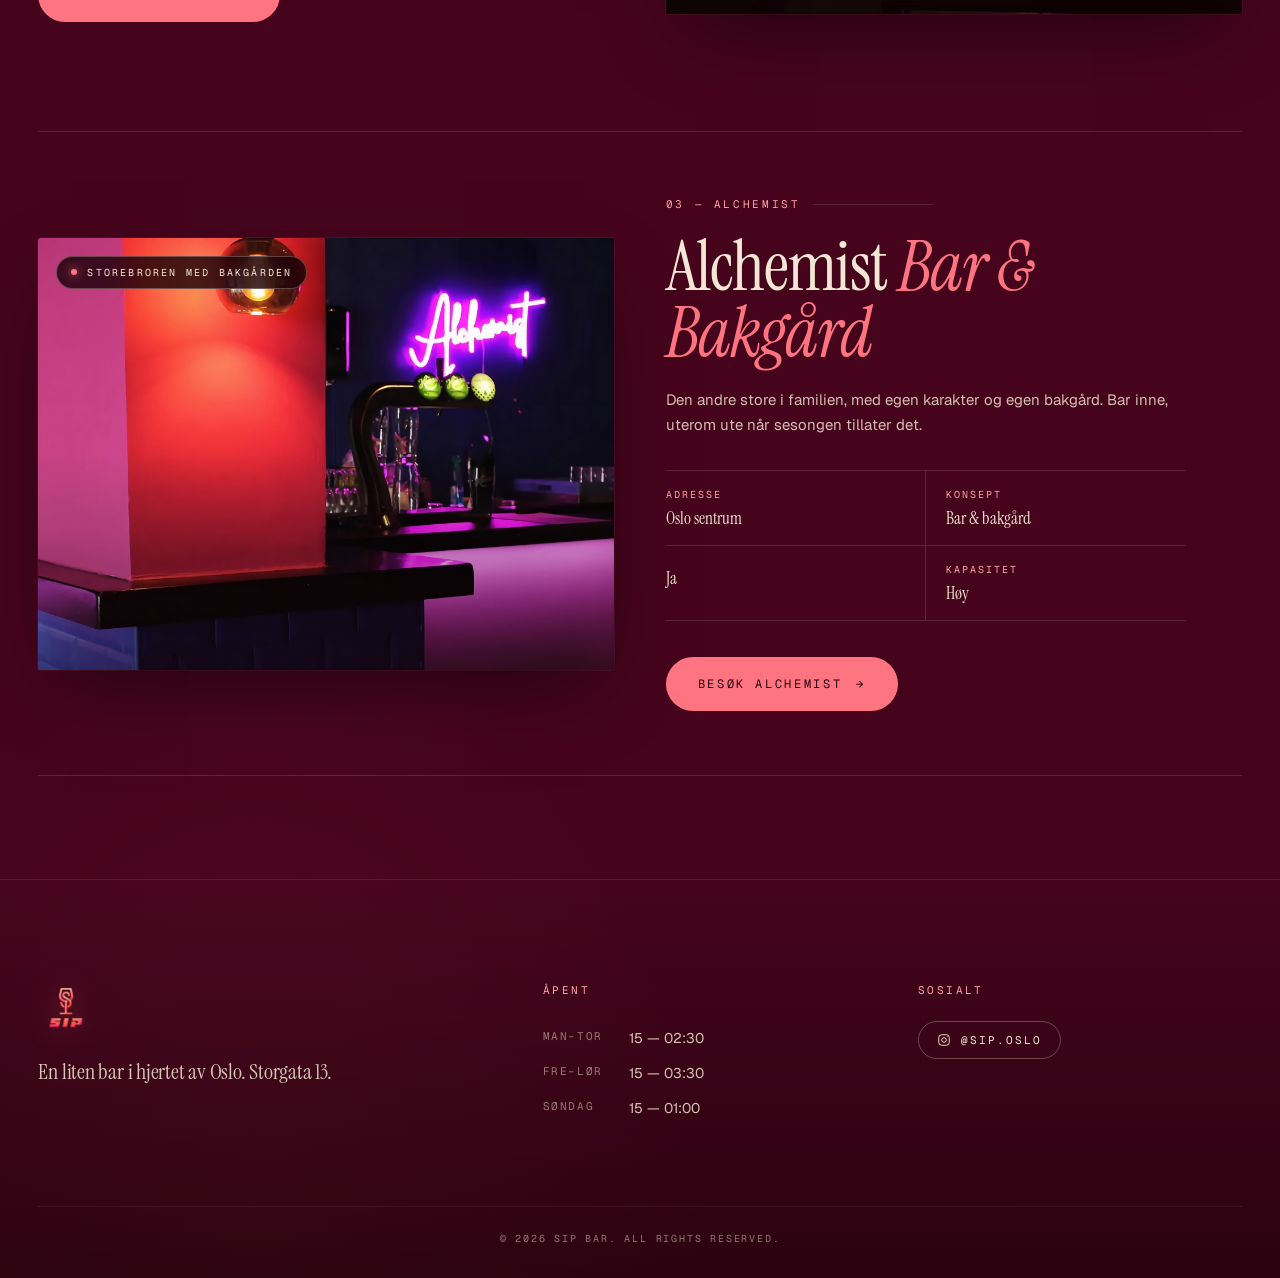
<file: lokasjoner.html>
<!doctype html>
<html lang="nb">
<head>
<meta charset="utf-8">
<meta name="viewport" content="width=device-width, initial-scale=1, viewport-fit=cover">
<title>Våre Lokasjoner | SIP Bar</title>
<meta name="description" content="Finn SIP Bar, Mastermind og Alchemist i Oslo sentrum. Tre barer med én stemning.">
<link rel="canonical" href="https://sipbar.no/vare-lokasjoner">
<meta property="og:type" content="website">
<meta property="og:site_name" content="SIP Bar">
<meta property="og:title" content="Våre Lokasjoner | SIP Bar">
<meta property="og:description" content="SIP Bar, Mastermind og Alchemist i Oslo sentrum. Tre barer med én stemning.">
<meta property="og:url" content="https://sipbar.no/vare-lokasjoner">
<meta property="og:image" content="https://sipbar.no/assets/sip-logo.png">
<meta name="twitter:card" content="summary">
<meta name="twitter:title" content="Våre Lokasjoner | SIP Bar">
<meta name="twitter:description" content="SIP Bar, Mastermind og Alchemist i Oslo sentrum. Tre barer med én stemning.">
<meta name="twitter:image" content="https://sipbar.no/assets/sip-logo.png">
<link rel="preconnect" href="https://fonts.googleapis.com">
<link rel="preconnect" href="https://fonts.gstatic.com" crossorigin>
<link href="https://fonts.googleapis.com/css2?family=Instrument+Serif:ital@0;1&family=Geist:wght@300;400;500;600&family=Geist+Mono:wght@400;500&display=swap" rel="stylesheet">
<link rel="stylesheet" href="styles.css">
<link rel="icon" type="image/png" href="assets/sip-logo.png">
<style>
.loc-page {
  padding-top: clamp(120px, 14vh, 180px);
  padding-bottom: clamp(60px, 8vw, 120px);
  min-height: 100vh;
  min-height: 100svh;
}

.loc-head {
  max-width: 1680px;
  margin: 0 auto clamp(60px, 8vw, 100px);
  padding: 0 var(--edge);
  display: grid;
  grid-template-columns: 1.2fr 1fr;
  gap: clamp(32px, 5vw, 80px);
  align-items: end;
}
.loc-head h1 {
  font-family: var(--font-display);
  font-weight: 400;
  letter-spacing: -0.025em;
  line-height: 0.92;
  font-size: clamp(56px, 9vw, 160px);
  margin-top: 24px;
}
.loc-head h1 em { font-style: italic; color: var(--sip-neon); text-shadow: 0 0 40px rgba(255, 116, 129, 0.3); }
.loc-head p {
  font-size: clamp(16px, 1.1vw, 19px);
  line-height: 1.6;
  opacity: 0.82;
  max-width: 480px;
}

.loc-stack {
  max-width: 1680px;
  margin: 0 auto;
  padding: 0 var(--edge);
  display: flex;
  flex-direction: column;
  gap: clamp(24px, 3.5vw, 56px);
}

.loc-card {
  position: relative;
  display: grid;
  grid-template-columns: 1fr 1fr;
  gap: clamp(24px, 4vw, 64px);
  border-top: 1px solid var(--sip-hairline);
  padding: clamp(36px, 5vw, 72px) 0;
  align-items: center;
}
.loc-card:last-of-type { border-bottom: 1px solid var(--sip-hairline); }
.loc-card:nth-child(even) .loc-card-media { order: 2; }

.loc-card-media {
  position: relative;
  aspect-ratio: 4/3;
  overflow: hidden;
  border-radius: 3px;
  box-shadow: 0 30px 80px -30px rgba(0,0,0,0.6), 0 0 0 1px rgba(244,230,212,0.05);
}
.loc-card-media img {
  width: 100%; height: 100%; object-fit: cover;
  transition: transform 1.4s cubic-bezier(.2,.7,.2,1);
}
.loc-card:hover .loc-card-media img { transform: scale(1.04); }
.loc-card-media::after {
  content: "";
  position: absolute; inset: 0;
  background: linear-gradient(180deg, transparent 50%, rgba(26, 1, 8, 0.5));
}

.loc-tag {
  position: absolute;
  top: 18px; left: 18px;
  display: inline-flex;
  align-items: center;
  gap: 10px;
  padding: 8px 14px;
  background: rgba(26, 1, 8, 0.8);
  backdrop-filter: blur(10px);
  border: 1px solid var(--sip-hairline-strong);
  border-radius: 999px;
  font-family: var(--font-mono);
  font-size: 10px;
  letter-spacing: 0.22em;
  text-transform: uppercase;
  z-index: 3;
}
.loc-tag .dot {
  width: 6px; height: 6px; border-radius: 50%;
  background: var(--sip-neon);
  box-shadow: 0 0 10px var(--sip-neon);
}

.loc-card-body .idx {
  font-family: var(--font-mono);
  font-size: 11px;
  letter-spacing: 0.24em;
  text-transform: uppercase;
  color: var(--sip-neon-soft);
  margin-bottom: 20px;
  display: flex;
  align-items: center;
  gap: 12px;
}
.loc-card-body .idx::after {
  content: ""; flex: 1; height: 1px; background: var(--sip-hairline); max-width: 120px;
}

.loc-card-body h2 {
  font-family: var(--font-display);
  font-size: clamp(44px, 5.5vw, 88px);
  line-height: 0.95;
  letter-spacing: -0.02em;
  font-weight: 400;
  margin-bottom: 22px;
}
.loc-card-body h2 em { font-style: italic; color: var(--sip-neon); }

.loc-card-body .lede {
  font-size: clamp(15px, 1.05vw, 17px);
  line-height: 1.65;
  opacity: 0.82;
  max-width: 520px;
  margin-bottom: 32px;
}

.loc-facts {
  list-style: none;
  margin-bottom: 36px;
  display: grid;
  grid-template-columns: 1fr 1fr;
  gap: 0;
  border-top: 1px solid var(--sip-hairline);
  max-width: 520px;
}
.loc-facts li {
  padding: 16px 0;
  border-bottom: 1px solid var(--sip-hairline);
  display: flex;
  flex-direction: column;
  gap: 6px;
}
.loc-facts li:nth-child(odd) { border-right: 1px solid var(--sip-hairline); padding-right: 20px; }
.loc-facts li:nth-child(even) { padding-left: 20px; }
.loc-facts .k {
  font-family: var(--font-mono);
  font-size: 10px;
  letter-spacing: 0.2em;
  text-transform: uppercase;
  color: var(--sip-neon-soft);
}
.loc-facts .v {
  font-family: var(--font-display);
  font-size: clamp(17px, 1.3vw, 21px);
  line-height: 1.25;
}

.loc-actions {
  display: flex;
  gap: 14px;
  flex-wrap: wrap;
}

/* Coming soon card variant */
.loc-card.coming .loc-card-media {
  background:
    repeating-linear-gradient(45deg, rgba(244,230,212,0.04) 0 12px, rgba(244,230,212,0.07) 12px 24px),
    var(--sip-wine-deep);
}
.loc-card.coming .loc-card-media::before {
  content: "Mer snart";
  position: absolute;
  inset: 0;
  display: flex;
  align-items: center;
  justify-content: center;
  font-family: var(--font-display);
  font-style: italic;
  font-size: clamp(42px, 5vw, 72px);
  color: var(--sip-neon);
  text-shadow: 0 0 30px rgba(255, 116, 129, 0.5);
  z-index: 2;
}

/* Map-ish closing block */
.loc-closer {
  max-width: 1680px;
  margin: clamp(80px, 10vw, 140px) auto 0;
  padding: 0 var(--edge);
  text-align: center;
}
.loc-closer h3 {
  font-family: var(--font-display);
  font-size: clamp(36px, 5vw, 72px);
  line-height: 1;
  letter-spacing: -0.02em;
  font-weight: 400;
  margin-bottom: 18px;
}
.loc-closer h3 em { font-style: italic; color: var(--sip-neon); }
.loc-closer p {
  max-width: 460px;
  margin: 0 auto 32px;
  opacity: 0.8;
  line-height: 1.55;
}

@media (max-width: 1000px) {
  .loc-head { grid-template-columns: 1fr; }
  .loc-card { grid-template-columns: 1fr; }
  .loc-card:nth-child(even) .loc-card-media { order: 0; }
}
@media (max-width: 640px) {
  .loc-head h1 { font-size: clamp(52px, 14vw, 88px); }
  .loc-facts { grid-template-columns: 1fr; }
  .loc-facts li:nth-child(odd), .loc-facts li:nth-child(even) { padding: 16px 0; border-right: 0; }
}
@media (max-width: 960px) {
  .loc-page { padding-top: 32px; }
}
</style>
</head>
<body>

<header class="nav">
  <a href="/" class="nav-logo" aria-label="SIP Bar"><img src="assets/sip-logo.png" alt="SIP"></a>
  <nav>
    <ul class="nav-links">
      <li><a href="/reserver-bord">Reserver Bord</a></li>
      <li><a href="/apningstider">Åpningstider</a></li>
      <li><a href="/vare-lokasjoner" class="active">Våre Lokasjoner</a></li>
    </ul>
  </nav>
  <a href="/reserver-bord" class="nav-cta"><span class="dot"></span>Reserver Bord</a>
  <button class="nav-mobile-toggle" aria-label="Meny"><span></span><span></span><span></span></button>
</header>
<aside class="nav-mobile-panel">
  <a href="/reserver-bord">Reserver Bord</a>
  <a href="/apningstider">Åpningstider</a>
  <a href="/vare-lokasjoner" class="active">Våre Lokasjoner</a>
</aside>

<section class="loc-page">
  <div class="loc-head">
    <div class="reveal">
      <span class="eyebrow">Våre Lokasjoner</span>
      <h1>Tre barer.<br>Én <em>følelse.</em></h1>
    </div>
    <p class="reveal delay-1">
      Dette er familien. Hvert sted har sin egen karakter, men stemningen, menneskene og omtanken for kvelden din vil alltid forbli den samme.
    </p>
  </div>

  <div class="loc-stack">

    <!-- SIP -->
    <article class="loc-card reveal">
      <div class="loc-card-media">
        <span class="loc-tag"><span class="dot"></span>Lillesøster</span>
        <img src="assets/bar-counter-neon.jpeg" alt="SIP bar-disken">
      </div>
      <div class="loc-card-body">
        <div class="idx">01 — SIP</div>
        <h2>SIP <em>Oslo</em></h2>
        <p class="lede">
          SIP er den minste baren i familien, med lav terskel og god stemning. Kom for én drink, bli til tre.
        </p>
        <ul class="loc-facts">
          <li><span class="k">Adresse</span><span class="v">Storgata 13, 0155 Oslo</span></li>
          <li><span class="k">Konsept</span><span class="v">Bar</span></li>
          <li><span class="k">Åpent</span><span class="v">Man–Søn · 15:00 →</span></li>
          <li><span class="k">Kapasitet</span><span class="v">30</span></li>
        </ul>
        <div class="loc-actions">
          <a href="/reserver-bord" class="btn btn--primary">Reserver <span class="arrow">→</span></a>
        </div>
      </div>
    </article>

    <!-- Mastermind -->
    <article class="loc-card reveal delay-1">
      <div class="loc-card-media">
        <span class="loc-tag"><span class="dot"></span>Eldste broren i familien</span>
        <img src="assets/mastermind.jpg" alt="Mastermind bar interiør">
      </div>
      <div class="loc-card-body">
        <div class="idx">02 — Mastermind</div>
        <h2><em>Mastermind</em></h2>
        <p class="lede">
          Den eldste i familien. Et stort rom med utsikt, stearinlys på hvert bord
          og god plass til både små og store selskap.
        </p>
        <ul class="loc-facts">
          <li><span class="k">Adresse</span><span class="v">Oslo sentrum</span></li>
          <li><span class="k">Konsept </span><span class="v">Bar &amp; loungerom</span></li>
          <li><span class="k">Stemning</span><span class="v">Romslig og dempet</span></li>
          <li><span class="k">Kapasitet</span><span class="v">Høy</span></li>
        </ul>
        <div class="loc-actions">
          <a href="https://mastermindbar.no/" target="_blank" rel="noopener" class="btn btn--primary">Besøk Mastermind <span class="arrow">→</span></a>
        </div>
      </div>
    </article>

    <!-- Alchemist -->
    <article class="loc-card reveal delay-2">
      <div class="loc-card-media">
        <span class="loc-tag"><span class="dot"></span>Storebroren med bakgården</span>
        <img src="assets/alchemist.jpeg" alt="Alchemist Bar med neonskilt">
      </div>
      <div class="loc-card-body">
        <div class="idx">03 — Alchemist</div>
        <h2>Alchemist <em>Bar &amp; Bakgård</em></h2>
        <p class="lede">
          Den andre store i familien, med egen karakter og egen bakgård. Bar inne,
          uterom ute når sesongen tillater det.
        </p>
        <ul class="loc-facts">
          <li><span class="k">Adresse</span><span class="v">Oslo sentrum</span></li>
          <li><span class="k">Konsept </span><span class="v">Bar &amp; bakgård</span></li>
          <li><span class="k"></span><span class="v">Ja</span></li>
          <li><span class="k">Kapasitet</span><span class="v">Høy</span></li>
        </ul>
        <div class="loc-actions">
          <a href="https://alchemistbar.no/" target="_blank" rel="noopener" class="btn btn--primary">Besøk Alchemist <span class="arrow">→</span></a>
        </div>
      </div>
    </article>

  </div>

</section>

<footer class="footer">
  <div class="footer-inner">
    <div class="footer-brand">
      <img src="assets/sip-logo.png" alt="SIP">
      <p>En liten bar i hjertet av Oslo. Storgata 13.</p>
    </div>
    <div class="footer-col">
      <h4>Åpent</h4>
      <ul>
        <li><span>Man–Tor</span><span>15 — 02:30</span></li>
        <li><span>Fre–Lør</span><span>15 — 03:30</span></li>
        <li><span>Søndag</span><span>15 — 01:00</span></li>
      </ul>
    </div>
    <div class="footer-col">
      <h4>Sosialt</h4>
      <a href="https://www.instagram.com/sip.oslo/" target="_blank" rel="noopener" class="footer-social">
        <svg viewBox="0 0 24 24" fill="none" stroke="currentColor" stroke-width="1.6">
          <rect x="3" y="3" width="18" height="18" rx="5"/>
          <circle cx="12" cy="12" r="4"/>
          <circle cx="17.5" cy="6.5" r="0.8" fill="currentColor" stroke="none"/>
        </svg>
        @sip.oslo
      </a>
    </div>
  </div>
  <div class="footer-bottom">
    <span>© <span data-year>2026</span> SIP Bar. All rights reserved.</span>
  </div>
</footer>

<script src="shared.js"></script>
</body>
</html>
</file>
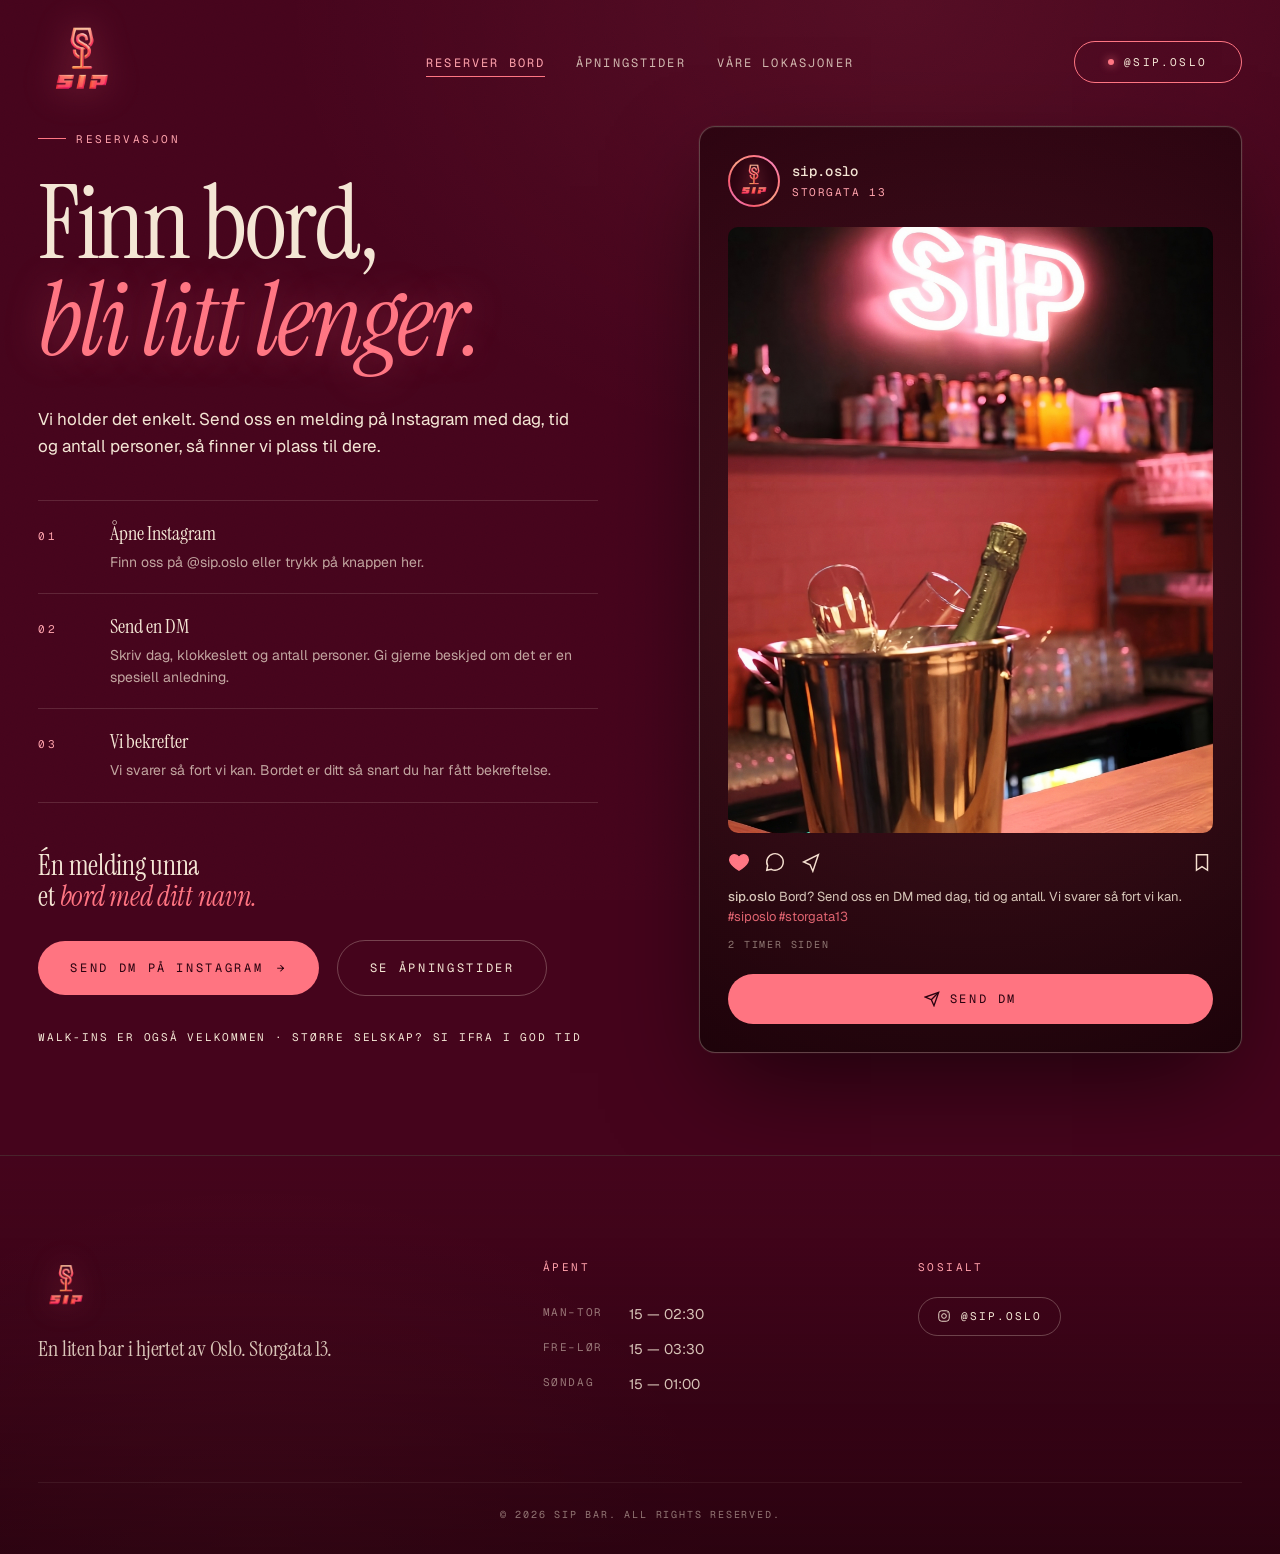
<file: reserver.html>
<!doctype html>
<html lang="nb">
<head>
<meta charset="utf-8">
<meta name="viewport" content="width=device-width, initial-scale=1, viewport-fit=cover">
<title>Reserver Bord | SIP Bar</title>
<meta name="description" content="Reserver bord hos SIP Bar via Instagram. Send oss en melding med dato, tid og antall, så finner vi plass til dere.">
<link rel="canonical" href="https://sipbar.no/reserver-bord">
<meta property="og:type" content="website">
<meta property="og:site_name" content="SIP Bar">
<meta property="og:title" content="Reserver Bord | SIP Bar">
<meta property="og:description" content="Reserver bord hos SIP Bar via Instagram. Send oss en melding, så finner vi plass til dere.">
<meta property="og:url" content="https://sipbar.no/reserver-bord">
<meta property="og:image" content="https://sipbar.no/assets/sip-logo.png">
<meta name="twitter:card" content="summary">
<meta name="twitter:title" content="Reserver Bord | SIP Bar">
<meta name="twitter:description" content="Reserver bord hos SIP Bar via Instagram. Send oss en melding, så finner vi plass til dere.">
<meta name="twitter:image" content="https://sipbar.no/assets/sip-logo.png">
<link rel="preconnect" href="https://fonts.googleapis.com">
<link rel="preconnect" href="https://fonts.gstatic.com" crossorigin>
<link href="https://fonts.googleapis.com/css2?family=Instrument+Serif:ital@0;1&family=Geist:wght@300;400;500;600&family=Geist+Mono:wght@400;500&display=swap" rel="stylesheet">
<link rel="stylesheet" href="styles.css">
<link rel="icon" type="image/png" href="assets/sip-logo.png">
<style>
.res-page {
  padding-top: clamp(120px, 14vh, 180px);
  padding-bottom: clamp(60px, 8vw, 120px);
  min-height: 100vh;
  min-height: 100svh;
  position: relative;
  overflow: hidden;
}

.res-intro {
  max-width: 900px;
  margin: 0 auto clamp(48px, 6vw, 80px);
  padding: 0 var(--edge);
  text-align: center;
}
.res-intro h2 {
  font-family: var(--font-display);
  font-size: clamp(52px, 9vw, 140px);
  line-height: 0.92;
  letter-spacing: -0.03em;
  font-weight: 400;
  margin-top: 16px;
}
.res-intro h2 em { font-style: italic; color: var(--sip-neon); text-shadow: 0 0 50px rgba(255, 116, 129, 0.35); }

.res-sub {
  font-family: var(--font-display);
  font-size: clamp(22px, 2.2vw, 32px);
  font-weight: 400;
  line-height: 1.1;
  letter-spacing: -0.01em;
  margin-bottom: 28px;
}
.res-sub em { font-style: italic; color: var(--sip-neon); }

.res-grid {
  max-width: 1680px;
  margin: 0 auto;
  padding: 0 var(--edge);
  display: grid;
  grid-template-columns: 1.1fr 1fr;
  gap: clamp(32px, 5vw, 100px);
  align-items: stretch;
}

.res-copy {
  display: flex;
  flex-direction: column;
  justify-content: center;
}

.res-copy .eyebrow { margin-bottom: 28px; }

.res-copy h1 {
  font-family: var(--font-display);
  font-weight: 400;
  letter-spacing: -0.025em;
  line-height: 0.95;
  font-size: clamp(56px, 8vw, 140px);
  margin-bottom: clamp(24px, 4vh, 40px);
}
.res-copy h1 em { font-style: italic; color: var(--sip-neon); text-shadow: 0 0 40px rgba(255, 116, 129, 0.3); }

.res-lede {
  font-size: clamp(17px, 1.2vw, 21px);
  line-height: 1.6;
  opacity: 0.85;
  max-width: 540px;
  margin-bottom: 40px;
}

.res-steps {
  list-style: none;
  margin-bottom: 48px;
  max-width: 560px;
}
.res-steps li {
  display: grid;
  grid-template-columns: 52px 1fr;
  gap: 20px;
  padding: 20px 0;
  border-top: 1px solid var(--sip-hairline);
  align-items: baseline;
}
.res-steps li:last-child { border-bottom: 1px solid var(--sip-hairline); }
.res-steps .n {
  font-family: var(--font-mono);
  font-size: 11px;
  letter-spacing: 0.22em;
  color: var(--sip-neon-soft);
}
.res-steps .t {
  font-family: var(--font-display);
  font-size: clamp(20px, 1.6vw, 26px);
  line-height: 1.2;
}
.res-steps .d {
  font-size: 14px;
  opacity: 0.7;
  margin-top: 6px;
  line-height: 1.55;
}

.res-cta-row {
  display: flex;
  align-items: center;
  gap: 18px;
  flex-wrap: wrap;
}

.res-fine {
  margin-top: 32px;
  font-family: var(--font-mono);
  font-size: 11px;
  letter-spacing: 0.16em;
  text-transform: uppercase;
  opacity: 0.55;
  line-height: 1.8;
}

/* Instagram mockup card */
.ig-card {
  position: relative;
  align-self: center;
  background: linear-gradient(170deg, #2a020f 0%, #1a0108 100%);
  border: 1px solid var(--sip-hairline-strong);
  border-radius: 16px;
  padding: 28px;
  box-shadow:
    0 40px 100px -20px rgba(0,0,0,0.6),
    0 0 0 1px rgba(244,230,212,0.04),
    inset 0 1px 0 rgba(244,230,212,0.05);
  overflow: hidden;
  animation: breathe 6s ease-in-out infinite;
}
.ig-card::before {
  content: "";
  position: absolute;
  inset: -40%;
  background: radial-gradient(circle, rgba(255, 116, 129, 0.15), transparent 60%);
  pointer-events: none;
}

.ig-head {
  display: flex;
  align-items: center;
  gap: 12px;
  margin-bottom: 20px;
  position: relative;
}
.ig-avatar {
  width: 52px; height: 52px;
  border-radius: 50%;
  background:
    linear-gradient(var(--sip-wine-deep), var(--sip-wine-deep)) padding-box,
    linear-gradient(45deg, #f093fb 0%, #f5576c 25%, #fda085 50%, #ff7481 75%, #f093fb 100%) border-box;
  border: 2px solid transparent;
  display: flex;
  align-items: center;
  justify-content: center;
  overflow: hidden;
  padding: 3px;
}
.ig-avatar img { width: 100%; height: 100%; object-fit: contain; filter: drop-shadow(0 0 8px rgba(255, 116, 129, 0.5)); }
.ig-handle {
  font-family: var(--font-mono);
  font-size: 14px;
  letter-spacing: 0.02em;
  font-weight: 500;
  color: var(--sip-cream);
}
.ig-sub {
  font-family: var(--font-mono);
  font-size: 11px;
  letter-spacing: 0.14em;
  text-transform: uppercase;
  color: var(--sip-neon-soft);
  margin-top: 2px;
}

.ig-photo {
  aspect-ratio: 4/5;
  border-radius: 10px;
  overflow: hidden;
  margin-bottom: 18px;
  position: relative;
}
.ig-photo img { width: 100%; height: 100%; object-fit: cover; transition: transform 8s ease-out; }
.ig-card:hover .ig-photo img { transform: scale(1.05); }

.ig-actions {
  display: flex;
  align-items: center;
  gap: 14px;
  margin-bottom: 14px;
  color: var(--sip-cream);
}
.ig-actions svg { width: 22px; height: 22px; stroke: currentColor; fill: none; stroke-width: 1.6; transition: color 0.3s ease, transform 0.3s ease; }
.ig-actions svg:first-child { color: var(--sip-neon); fill: var(--sip-neon); stroke: var(--sip-neon); }
.ig-actions .spacer { flex: 1; }

.ig-caption {
  font-size: 13px;
  line-height: 1.55;
  opacity: 0.85;
}
.ig-caption strong { font-weight: 500; color: var(--sip-cream); }
.ig-caption .tag { color: var(--sip-neon); }
.ig-time {
  margin-top: 10px;
  font-family: var(--font-mono);
  font-size: 10px;
  letter-spacing: 0.18em;
  text-transform: uppercase;
  opacity: 0.5;
}

.ig-dm-button {
  margin-top: 22px;
  width: 100%;
  display: flex;
  align-items: center;
  justify-content: center;
  gap: 10px;
  padding: 16px;
  border-radius: 999px;
  background: var(--sip-neon);
  color: var(--sip-wine-deep);
  font-family: var(--font-mono);
  font-size: 12px;
  letter-spacing: 0.22em;
  text-transform: uppercase;
  transition: transform 0.25s ease, box-shadow 0.4s ease;
  position: relative;
}
.ig-dm-button:hover {
  transform: translateY(-2px);
  box-shadow: 0 0 34px rgba(255, 116, 129, 0.55);
}

/* Floating photo accents */
.res-decor {
  position: absolute;
  pointer-events: none;
  border-radius: 3px;
  overflow: hidden;
  box-shadow: 0 30px 80px -20px rgba(0,0,0,0.6);
  opacity: 0.9;
}
.res-decor.d1 {
  width: clamp(140px, 12vw, 200px);
  aspect-ratio: 3/4;
  top: 12%;
  right: 2%;
  transform: rotate(4deg);
  z-index: 0;
}
.res-decor.d2 {
  width: clamp(120px, 10vw, 180px);
  aspect-ratio: 1/1;
  bottom: 8%;
  left: 1%;
  transform: rotate(-6deg);
  z-index: 0;
}
.res-decor img { width: 100%; height: 100%; object-fit: cover; }

@media (max-width: 1100px) {
  .res-grid { grid-template-columns: 1fr; gap: 48px; }
  .ig-card { max-width: 480px; margin: 0 auto; width: 100%; }
  .res-decor { display: none; }
}
@media (max-width: 960px) {
  .res-page { padding-top: 32px; }
}
</style>
</head>
<body>

<header class="nav">
  <a href="/" class="nav-logo" aria-label="SIP Bar"><img src="assets/sip-logo.png" alt="SIP"></a>
  <nav>
    <ul class="nav-links">
      <li><a href="/reserver-bord" class="active">Reserver Bord</a></li>
      <li><a href="/apningstider">Åpningstider</a></li>
      <li><a href="/vare-lokasjoner">Våre Lokasjoner</a></li>
    </ul>
  </nav>
  <a href="https://www.instagram.com/sip.oslo/" target="_blank" rel="noopener" class="nav-cta">
    <span class="dot"></span>
    @sip.oslo
  </a>
  <button class="nav-mobile-toggle" aria-label="Meny"><span></span><span></span><span></span></button>
</header>
<aside class="nav-mobile-panel">
  <a href="/reserver-bord" class="active">Reserver Bord</a>
  <a href="/apningstider">Åpningstider</a>
  <a href="/vare-lokasjoner">Våre Lokasjoner</a>
</aside>

<section class="res-page">
  <div class="res-grid">
    <div class="res-copy">
      <span class="eyebrow reveal">Reservasjon</span>
      <h1 class="reveal delay-1">Finn bord,<br><em>bli litt lenger.</em></h1>
      <p class="res-lede reveal delay-2">
        Vi holder det enkelt. Send oss en melding på Instagram med dag, tid og antall personer, så finner vi plass til dere.
      </p>

      <ol class="res-steps reveal delay-3">
        <li>
          <span class="n">01</span>
          <div>
            <div class="t">Åpne Instagram</div>
            <div class="d">Finn oss på @sip.oslo eller trykk på knappen her.</div>
          </div>
        </li>
        <li>
          <span class="n">02</span>
          <div>
            <div class="t">Send en DM</div>
            <div class="d">Skriv dag, klokkeslett og antall personer. Gi gjerne beskjed om det er en spesiell anledning.</div>
          </div>
        </li>
        <li>
          <span class="n">03</span>
          <div>
            <div class="t">Vi bekrefter</div>
            <div class="d">Vi svarer så fort vi kan. Bordet er ditt så snart du har fått bekreftelse.</div>
          </div>
        </li>
      </ol>

      <h3 class="res-sub reveal delay-4">Én melding unna<br>et <em>bord med ditt navn.</em></h3>

      <div class="res-cta-row reveal delay-4">
        <a href="https://www.instagram.com/sip.oslo/" target="_blank" rel="noopener" class="btn btn--primary">
          Send DM på Instagram
          <span class="arrow">→</span>
        </a>
        <a href="/apningstider" class="btn btn--ghost">Se åpningstider</a>
      </div>

      <p class="res-fine reveal delay-5">
        Walk-ins er også velkommen · større selskap? Si ifra i god tid
      </p>
    </div>

    <!-- Instagram mockup card -->
    <a href="https://www.instagram.com/sip.oslo/" target="_blank" rel="noopener" class="ig-card reveal delay-2" style="display:block;">
      <div class="ig-head">
        <div class="ig-avatar"><img src="assets/sip-logo.png" alt=""></div>
        <div>
          <div class="ig-handle">sip.oslo</div>
          <div class="ig-sub">Storgata 13</div>
        </div>
      </div>
      <div class="ig-photo">
        <img src="assets/neon-champagne.jpeg" alt="SIP neon med champagne">
      </div>
      <div class="ig-actions">
        <!-- heart -->
        <svg viewBox="0 0 24 24"><path d="M12 21s-7-4.35-9.33-8.5C.67 8.5 3 4 7 4c2 0 3.5 1 5 3 1.5-2 3-3 5-3 4 0 6.33 4.5 4.33 8.5C19 16.65 12 21 12 21z"/></svg>
        <!-- comment -->
        <svg viewBox="0 0 24 24"><path d="M21 12a9 9 0 0 1-13 8l-5 1 1-5A9 9 0 1 1 21 12z"/></svg>
        <!-- share -->
        <svg viewBox="0 0 24 24"><path d="M4 12l16-8-6 18-3-7-7-3z"/></svg>
        <span class="spacer"></span>
        <!-- bookmark -->
        <svg viewBox="0 0 24 24"><path d="M6 4h12v17l-6-4-6 4V4z"/></svg>
      </div>
      <div class="ig-caption">
        <strong>sip.oslo</strong> Bord? Send oss en DM med dag, tid og antall.
        Vi svarer så fort vi kan. <span class="tag">#siposlo</span> <span class="tag">#storgata13</span>
      </div>
      <div class="ig-time">2 timer siden</div>

      <div class="ig-dm-button">
        <svg width="16" height="16" viewBox="0 0 24 24" fill="none" stroke="currentColor" stroke-width="2">
          <path d="M22 2L11 13"/><path d="M22 2l-7 20-4-9-9-4 20-7z"/>
        </svg>
        Send DM
      </div>
    </a>
  </div>
</section>

<footer class="footer">
  <div class="footer-inner">
    <div class="footer-brand">
      <img src="assets/sip-logo.png" alt="SIP">
      <p>En liten bar i hjertet av Oslo. Storgata 13.</p>
    </div>
    <div class="footer-col">
      <h4>Åpent</h4>
      <ul>
        <li><span>Man–Tor</span><span>15 — 02:30</span></li>
        <li><span>Fre–Lør</span><span>15 — 03:30</span></li>
        <li><span>Søndag</span><span>15 — 01:00</span></li>
      </ul>
    </div>
    <div class="footer-col">
      <h4>Sosialt</h4>
      <a href="https://www.instagram.com/sip.oslo/" target="_blank" rel="noopener" class="footer-social">
        <svg viewBox="0 0 24 24" fill="none" stroke="currentColor" stroke-width="1.6">
          <rect x="3" y="3" width="18" height="18" rx="5"/>
          <circle cx="12" cy="12" r="4"/>
          <circle cx="17.5" cy="6.5" r="0.8" fill="currentColor" stroke="none"/>
        </svg>
        @sip.oslo
      </a>
    </div>
  </div>
  <div class="footer-bottom">
    <span>© <span data-year>2026</span> SIP Bar. All rights reserved.</span>
  </div>
</footer>

<script src="shared.js"></script>
</body>
</html>
</file>
<file: styles.css>
/* SIP Bar — shared styles */

:root {
  --sip-wine: #45041c;
  --sip-wine-deep: #2a020f;
  --sip-wine-dark: #1a0108;
  --sip-neon: #ff7481;
  --sip-neon-soft: #ffa0aa;
  --sip-cream: #f4e6d4;
  --sip-paper: #ede1d0;
  --sip-ink: #1a0108;
  --sip-hairline: rgba(244, 230, 212, 0.14);
  --sip-hairline-strong: rgba(244, 230, 212, 0.28);

  --font-display: "Instrument Serif", "Cormorant Garamond", Georgia, serif;
  --font-body: "Geist", "Inter", system-ui, sans-serif;
  --font-mono: "Geist Mono", "JetBrains Mono", ui-monospace, monospace;

  --edge: clamp(24px, 3vw, 56px);
  --gutter: clamp(16px, 1.6vw, 28px);
}

* { box-sizing: border-box; margin: 0; padding: 0; }

html, body {
  background: var(--sip-wine);
  color: var(--sip-cream);
  font-family: var(--font-body);
  font-weight: 400;
  font-size: 16px;
  line-height: 1.5;
  -webkit-font-smoothing: antialiased;
  text-rendering: optimizeLegibility;
  overflow-x: hidden;
}

body {
  min-height: 100vh;
  position: relative;
  background:
    radial-gradient(ellipse 80% 50% at 70% 0%, rgba(255, 116, 129, 0.08), transparent 60%),
    radial-gradient(ellipse 60% 40% at 20% 100%, rgba(255, 116, 129, 0.06), transparent 60%),
    var(--sip-wine);
}

/* Grain overlay — subtle film texture everywhere */
body::before {
  content: "";
  position: fixed;
  inset: 0;
  pointer-events: none;
  z-index: 1000;
  opacity: 0.08;
  mix-blend-mode: overlay;
  background-image: url("data:image/svg+xml;utf8,<svg xmlns='http://www.w3.org/2000/svg' width='200' height='200'><filter id='n'><feTurbulence type='fractalNoise' baseFrequency='0.9' numOctaves='2' stitchTiles='stitch'/></filter><rect width='100%25' height='100%25' filter='url(%23n)'/></svg>");
}

img { max-width: 100%; display: block; }
a { color: inherit; text-decoration: none; }
button { font: inherit; color: inherit; background: none; border: 0; cursor: pointer; }

/* Typography ------------------------------------------------------------- */

.display {
  font-family: var(--font-display);
  font-weight: 400;
  letter-spacing: -0.02em;
  line-height: 0.95;
}

.mono-label {
  font-family: var(--font-mono);
  font-size: 11px;
  letter-spacing: 0.22em;
  text-transform: uppercase;
  font-weight: 400;
  color: var(--sip-neon-soft);
}

.mono-small {
  font-family: var(--font-mono);
  font-size: 11px;
  letter-spacing: 0.14em;
  text-transform: uppercase;
}

.eyebrow {
  display: inline-flex;
  align-items: center;
  gap: 10px;
  font-family: var(--font-mono);
  font-size: 11px;
  letter-spacing: 0.22em;
  text-transform: uppercase;
  color: var(--sip-neon-soft);
}
.eyebrow::before {
  content: "";
  width: 28px;
  height: 1px;
  background: var(--sip-neon);
  display: inline-block;
}

/* Layout ------------------------------------------------------------------ */

.page {
  min-height: 100vh;
  display: flex;
  flex-direction: column;
}

.edge {
  padding-left: var(--edge);
  padding-right: var(--edge);
}

.container {
  width: 100%;
  max-width: 1680px;
  margin: 0 auto;
}

.container-wide {
  width: 100%;
  max-width: 2040px;
  margin: 0 auto;
}

/* NAV --------------------------------------------------------------------- */

.nav {
  position: fixed;
  top: 0; left: 0; right: 0;
  z-index: 100;
  padding: 18px var(--edge);
  display: grid;
  grid-template-columns: 1fr auto 1fr;
  align-items: center;
  transition: background 0.4s ease, backdrop-filter 0.4s ease, padding 0.3s ease;
}
.nav.scrolled {
  background: rgba(26, 1, 8, 0.72);
  backdrop-filter: blur(18px) saturate(140%);
  -webkit-backdrop-filter: blur(18px) saturate(140%);
  padding-top: 14px;
  padding-bottom: 14px;
  border-bottom: 1px solid var(--sip-hairline);
}

.nav-logo {
  display: flex;
  align-items: center;
  gap: 12px;
  height: 88px;
  justify-self: start;
  transition: height 0.3s ease;
}
.nav-logo img {
  height: 88px;
  width: auto;
  filter: drop-shadow(0 0 18px rgba(255, 116, 129, 0.45));
  transition: filter 0.4s ease, transform 0.4s ease, height 0.3s ease;
  image-rendering: -webkit-optimize-contrast;
}
.nav-logo:hover img {
  filter: drop-shadow(0 0 26px rgba(255, 116, 129, 0.75));
  transform: scale(1.03);
}
/* Slightly smaller once the nav is in scrolled/condensed state, still ~1.7x original */
.nav.scrolled .nav-logo,
.nav.scrolled .nav-logo img {
  height: 72px;
}

.nav-links {
  display: flex;
  align-items: center;
  gap: clamp(18px, 2.4vw, 40px);
  list-style: none;
}
.nav-links a {
  font-family: var(--font-mono);
  font-size: 12px;
  letter-spacing: 0.18em;
  text-transform: uppercase;
  color: var(--sip-cream);
  opacity: 0.78;
  position: relative;
  padding: 6px 0;
  transition: opacity 0.25s ease, color 0.25s ease;
}
.nav-links a::after {
  content: "";
  position: absolute;
  left: 0; right: 0; bottom: 0;
  height: 1px;
  background: var(--sip-neon);
  transform: scaleX(0);
  transform-origin: left;
  transition: transform 0.35s cubic-bezier(.3,.7,.3,1);
}
.nav-links a:hover,
.nav-links a.active {
  opacity: 1;
  color: var(--sip-neon-soft);
}
.nav-links a:hover::after,
.nav-links a.active::after {
  transform: scaleX(1);
}

.nav-cta {
  display: inline-flex;
  align-items: center;
  justify-content: center;
  justify-self: end;
  gap: 10px;
  padding: 12px 22px;
  min-width: 168px;
  border: 1px solid var(--sip-neon);
  border-radius: 999px;
  font-family: var(--font-mono);
  font-size: 11px;
  letter-spacing: 0.2em;
  text-transform: uppercase;
  color: var(--sip-cream);
  transition: background 0.3s ease, color 0.3s ease, box-shadow 0.4s ease;
}
.nav-cta:hover {
  background: var(--sip-neon);
  color: var(--sip-wine-deep);
  box-shadow: 0 0 24px rgba(255, 116, 129, 0.45);
}
.nav-cta .dot {
  width: 6px; height: 6px; border-radius: 50%;
  background: var(--sip-neon);
  box-shadow: 0 0 10px var(--sip-neon);
  animation: pulse 2.2s ease-in-out infinite;
}
.nav-cta:hover .dot { background: var(--sip-wine-deep); box-shadow: none; }

.nav-mobile-toggle {
  display: none;
  width: 40px;
  height: 40px;
  position: relative;
  justify-self: end;
}
.nav-mobile-toggle span {
  position: absolute;
  left: 8px; right: 8px;
  height: 1px;
  background: var(--sip-cream);
  transition: transform 0.3s ease, opacity 0.3s ease;
}
.nav-mobile-toggle span:nth-child(1) { top: 14px; }
.nav-mobile-toggle span:nth-child(2) { top: 20px; }
.nav-mobile-toggle span:nth-child(3) { top: 26px; }
.nav-mobile-toggle.open span:nth-child(1) { transform: translateY(6px) rotate(45deg); }
.nav-mobile-toggle.open span:nth-child(2) { opacity: 0; }
.nav-mobile-toggle.open span:nth-child(3) { transform: translateY(-6px) rotate(-45deg); }

.nav-mobile-panel {
  position: fixed;
  inset: 0;
  background: rgba(26, 1, 8, 0.96);
  backdrop-filter: blur(24px);
  -webkit-backdrop-filter: blur(24px);
  z-index: 90;
  padding: 120px var(--edge) 40px;
  display: flex;
  flex-direction: column;
  gap: 4px;
  opacity: 0;
  pointer-events: none;
  transition: opacity 0.35s ease;
}
.nav-mobile-panel.open {
  opacity: 1;
  pointer-events: auto;
}
.nav-mobile-panel a {
  font-family: var(--font-display);
  font-size: 42px;
  padding: 14px 0;
  border-bottom: 1px solid var(--sip-hairline);
  color: var(--sip-cream);
  transition: color 0.25s ease, padding 0.25s ease;
}
.nav-mobile-panel a:hover,
.nav-mobile-panel a.active {
  color: var(--sip-neon);
  padding-left: 8px;
}

/* Buttons ---------------------------------------------------------------- */

.btn {
  display: inline-flex;
  align-items: center;
  gap: 14px;
  padding: 18px 32px;
  border-radius: 999px;
  font-family: var(--font-mono);
  font-size: 12px;
  letter-spacing: 0.22em;
  text-transform: uppercase;
  transition: transform 0.25s ease, box-shadow 0.4s ease, background 0.3s ease, color 0.3s ease;
  position: relative;
  overflow: hidden;
}
.btn--primary {
  background: var(--sip-neon);
  color: var(--sip-wine-deep);
  box-shadow: 0 0 0 rgba(255, 116, 129, 0), 0 10px 40px -10px rgba(255, 116, 129, 0);
}
.btn--primary:hover {
  transform: translateY(-2px);
  box-shadow: 0 0 40px rgba(255, 116, 129, 0.55), 0 10px 40px -10px rgba(255, 116, 129, 0.6);
}
.btn--ghost {
  background: transparent;
  color: var(--sip-cream);
  border: 1px solid var(--sip-hairline-strong);
}
.btn--ghost:hover {
  border-color: var(--sip-neon);
  color: var(--sip-neon-soft);
  box-shadow: 0 0 24px rgba(255, 116, 129, 0.25);
}
.btn .arrow {
  display: inline-block;
  transition: transform 0.3s ease;
}
.btn:hover .arrow { transform: translateX(4px); }

/* Footer ----------------------------------------------------------------- */

.footer {
  margin-top: auto;
  padding: clamp(60px, 8vw, 120px) var(--edge) 32px;
  border-top: 1px solid var(--sip-hairline);
  position: relative;
  background: linear-gradient(180deg, transparent, rgba(26, 1, 8, 0.6));
}
.footer-inner {
  max-width: 1680px;
  margin: 0 auto;
  display: grid;
  grid-template-columns: 1.4fr 1fr 1fr;
  gap: clamp(24px, 4vw, 80px);
  align-items: start;
}
.footer h4 {
  font-family: var(--font-mono);
  font-size: 11px;
  letter-spacing: 0.22em;
  text-transform: uppercase;
  color: var(--sip-neon-soft);
  margin-bottom: 22px;
  font-weight: 400;
}
.footer-brand img {
  height: 56px;
  width: auto;
  margin-bottom: 20px;
  filter: drop-shadow(0 0 14px rgba(255, 116, 129, 0.3));
}
.footer-brand p {
  font-family: var(--font-display);
  font-size: 22px;
  line-height: 1.25;
  letter-spacing: -0.01em;
  max-width: 320px;
  opacity: 0.85;
}
.footer-col ul { list-style: none; }
.footer-col li {
  padding: 7px 0;
  font-size: 14px;
  opacity: 0.85;
  display: flex;
  justify-content: flex-start;
  gap: 14px;
}
.footer-col li span:first-child { opacity: 0.6; font-family: var(--font-mono); font-size: 11px; letter-spacing: 0.14em; text-transform: uppercase; min-width: 72px; flex-shrink: 0; }
.footer-col a { transition: color 0.25s ease; }
.footer-col a:hover { color: var(--sip-neon); }

.footer-social {
  display: inline-flex;
  align-items: center;
  gap: 10px;
  padding: 10px 18px;
  border: 1px solid var(--sip-hairline-strong);
  border-radius: 999px;
  font-family: var(--font-mono);
  font-size: 11px;
  letter-spacing: 0.18em;
  text-transform: uppercase;
  transition: border-color 0.3s ease, color 0.3s ease, box-shadow 0.4s ease;
}
.footer-social:hover {
  border-color: var(--sip-neon);
  color: var(--sip-neon-soft);
  box-shadow: 0 0 20px rgba(255, 116, 129, 0.3);
}
.footer-social svg { width: 14px; height: 14px; }

.footer-bottom {
  max-width: 1680px;
  margin: 80px auto 0;
  padding-top: 24px;
  border-top: 1px solid var(--sip-hairline);
  display: flex;
  justify-content: center;
  align-items: center;
  gap: 20px;
  font-family: var(--font-mono);
  font-size: 10px;
  letter-spacing: 0.18em;
  text-transform: uppercase;
  opacity: 0.5;
  flex-wrap: wrap;
}

/* Reveal animations ----------------------------------------------------- */

.reveal {
  opacity: 0;
  transform: translateY(24px);
  transition: opacity 1s cubic-bezier(.2,.7,.2,1), transform 1s cubic-bezier(.2,.7,.2,1);
}
.reveal.in {
  opacity: 1;
  transform: translateY(0);
}
.reveal.delay-1 { transition-delay: 0.08s; }
.reveal.delay-2 { transition-delay: 0.16s; }
.reveal.delay-3 { transition-delay: 0.24s; }
.reveal.delay-4 { transition-delay: 0.32s; }
.reveal.delay-5 { transition-delay: 0.4s; }

@keyframes pulse {
  0%, 100% { opacity: 1; transform: scale(1); }
  50% { opacity: 0.5; transform: scale(0.9); }
}

@keyframes neonFlicker {
  0%, 100% { opacity: 1; filter: drop-shadow(0 0 14px rgba(255, 116, 129, 0.5)); }
  42% { opacity: 1; filter: drop-shadow(0 0 16px rgba(255, 116, 129, 0.6)); }
  43% { opacity: 0.72; filter: drop-shadow(0 0 4px rgba(255, 116, 129, 0.2)); }
  45% { opacity: 1; filter: drop-shadow(0 0 18px rgba(255, 116, 129, 0.7)); }
  75% { opacity: 1; }
  76% { opacity: 0.85; }
  77% { opacity: 1; }
}

@keyframes breathe {
  0%, 100% { box-shadow: 0 0 30px rgba(255, 116, 129, 0.25), inset 0 0 30px rgba(255, 116, 129, 0.05); }
  50% { box-shadow: 0 0 55px rgba(255, 116, 129, 0.4), inset 0 0 40px rgba(255, 116, 129, 0.08); }
}

/* Responsive ------------------------------------------------------------- */

@media (max-width: 960px) {
  .nav-links, .nav > .nav-cta { display: none; }
  .nav-mobile-toggle { display: block; }
  .footer-inner { grid-template-columns: 1fr 1fr; }
  .footer-brand { grid-column: 1 / -1; }

  /* Plan B: non-fixed nav on mobile — scrolls away with page.
     Eliminates the iOS Safari position:fixed compositing gap entirely. */
  .nav {
    position: relative;
    top: auto;
    padding: 0 var(--edge);
    background: rgba(26, 1, 8, 0.95);
    border-bottom: 1px solid var(--sip-hairline);
    transition: none;
  }
  .nav.scrolled {
    position: relative;
    padding: 0 var(--edge);
    backdrop-filter: none;
    -webkit-backdrop-filter: none;
    background: rgba(26, 1, 8, 0.95);
  }
  .nav-logo,
  .nav-logo img,
  .nav.scrolled .nav-logo,
  .nav.scrolled .nav-logo img {
    height: 72px;
    transition: none;
  }
}

@media (max-width: 640px) {
  :root { --edge: 22px; }
  .footer-inner { grid-template-columns: 1fr; gap: 36px; }
  .footer-bottom { flex-direction: column; align-items: flex-start; gap: 10px; }
}
</file>
